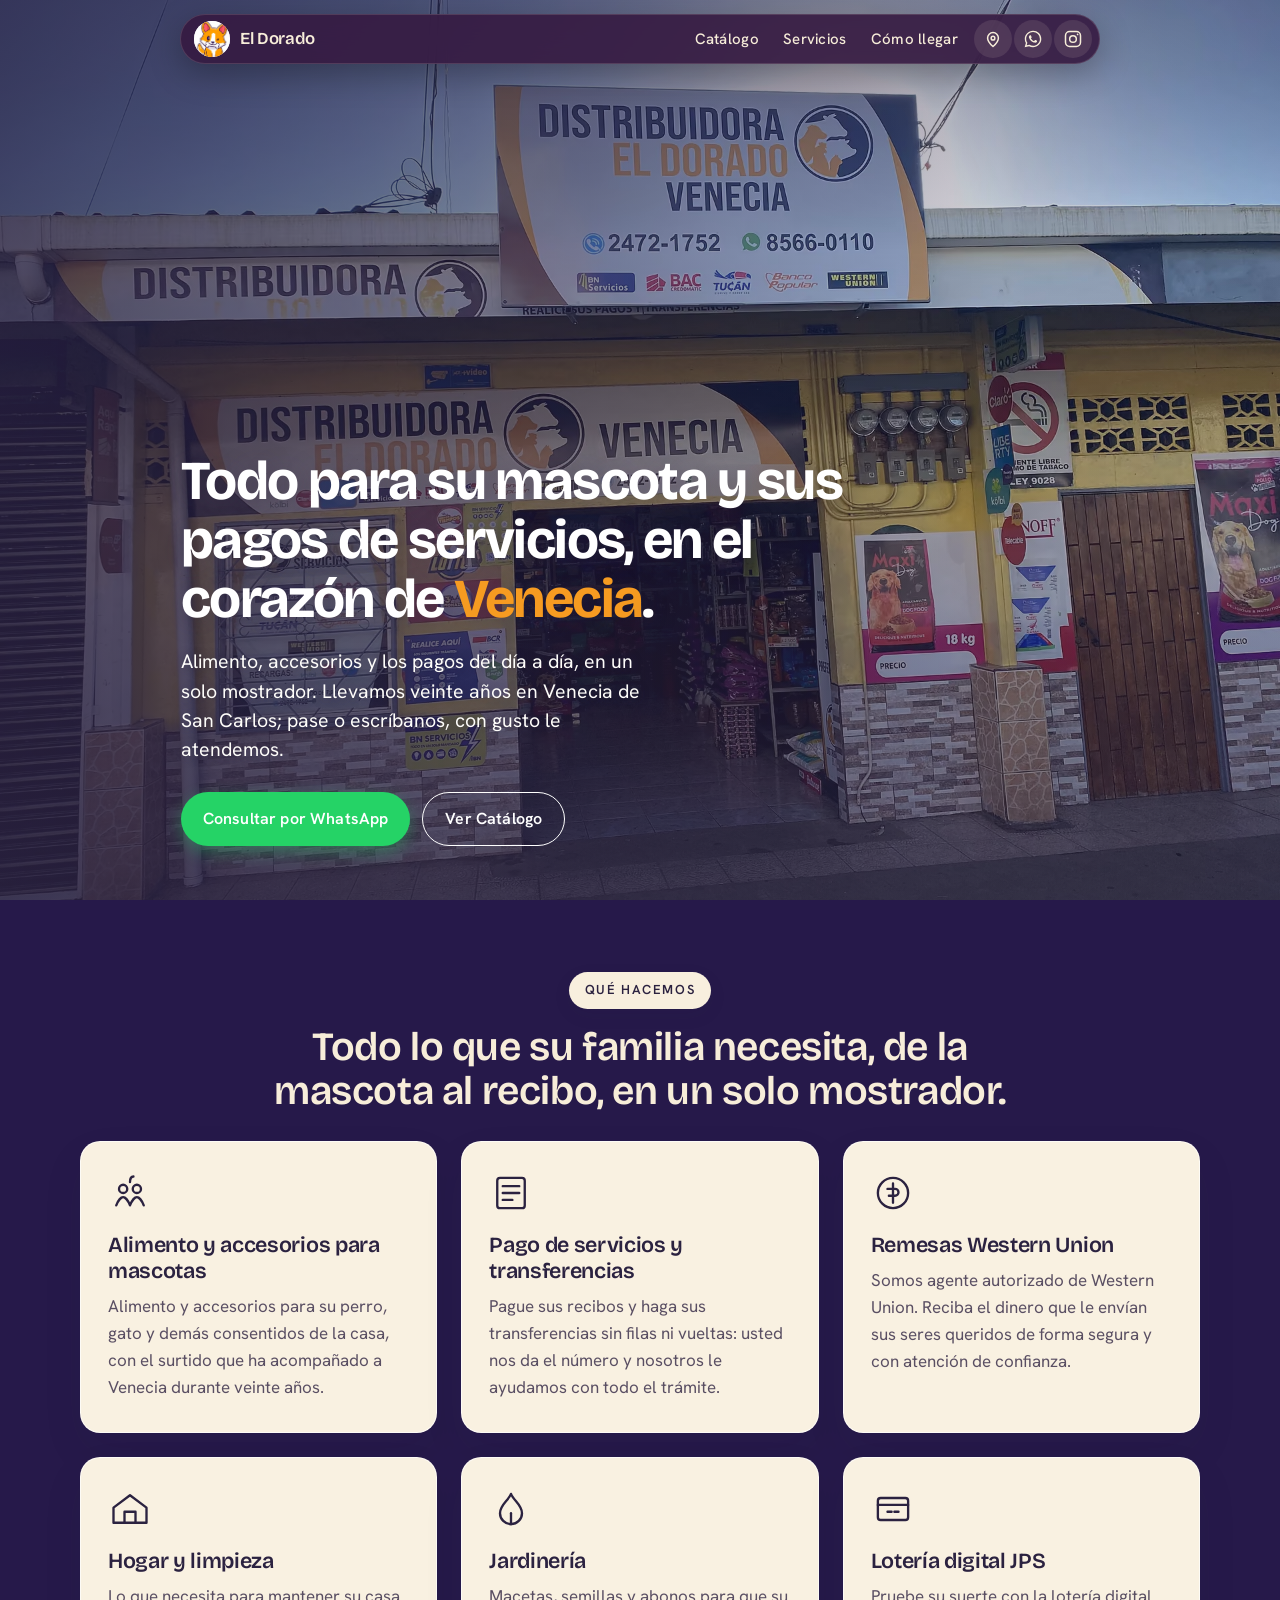
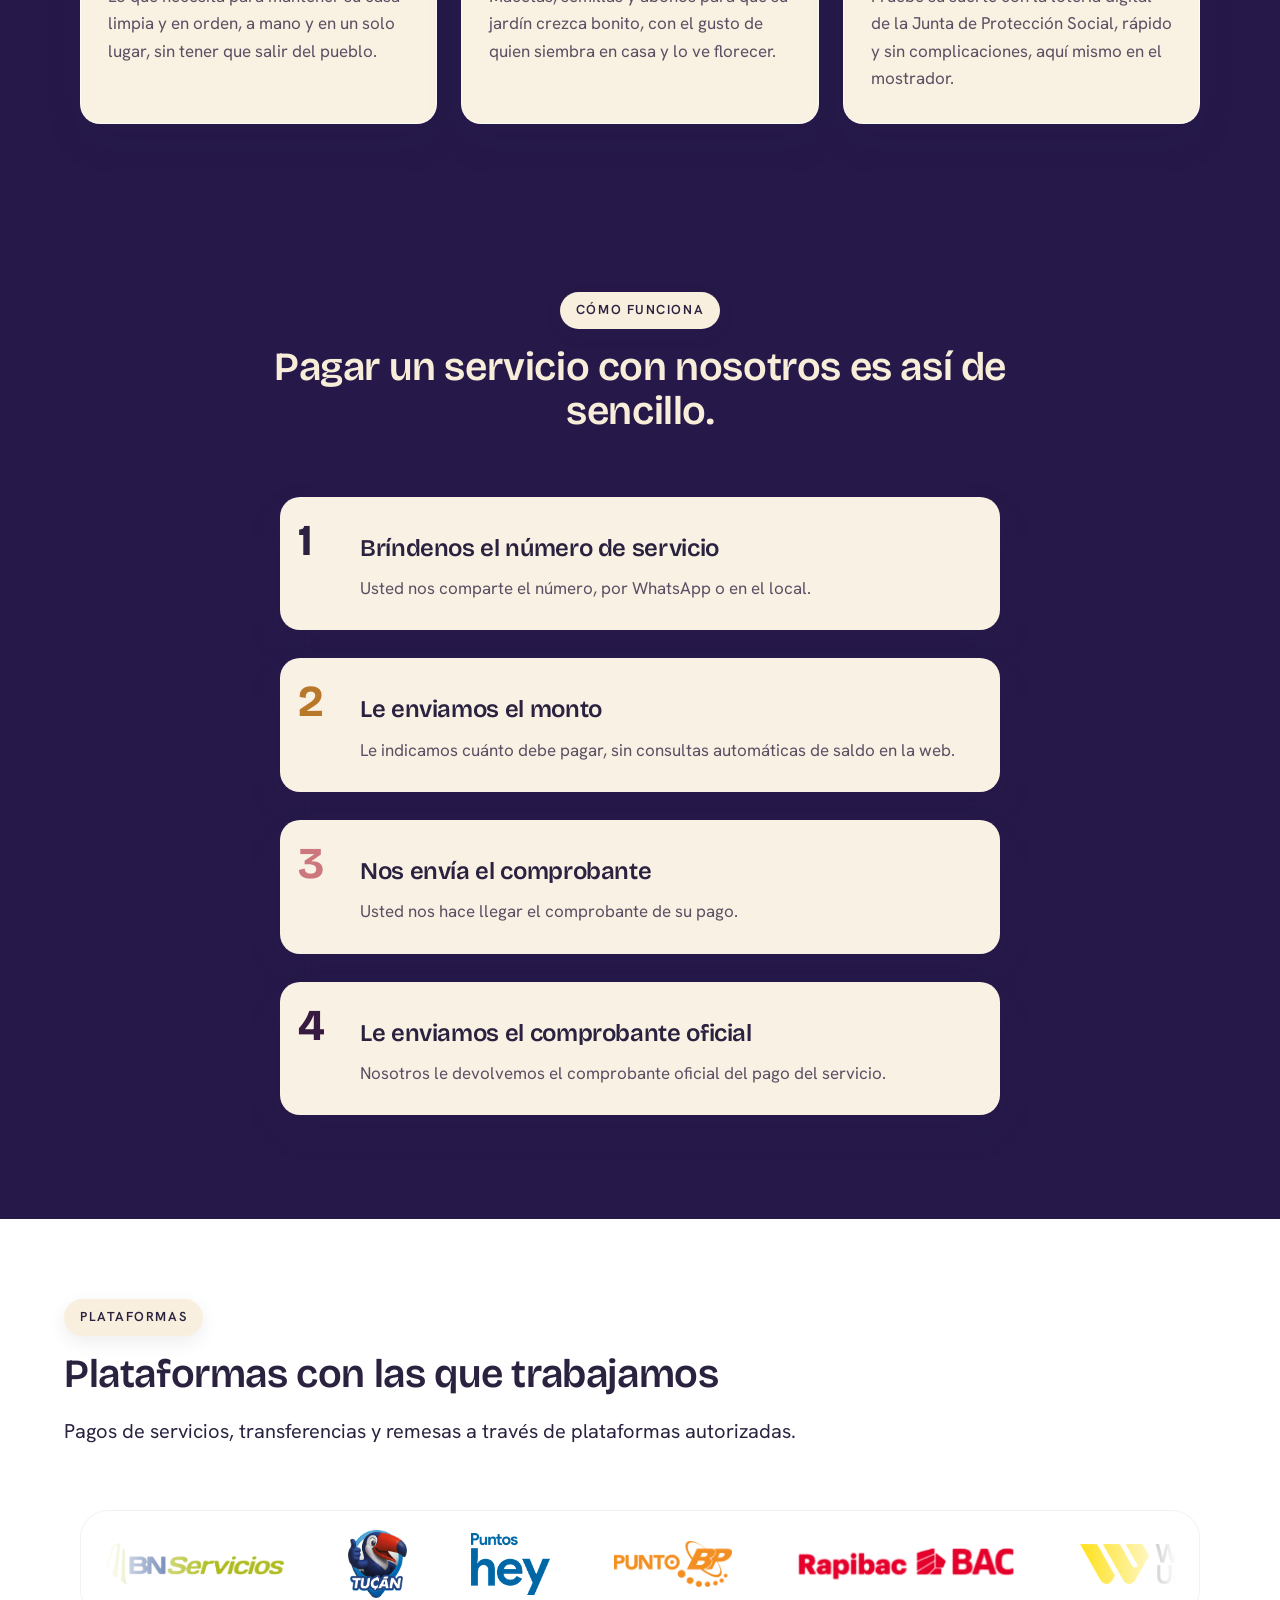
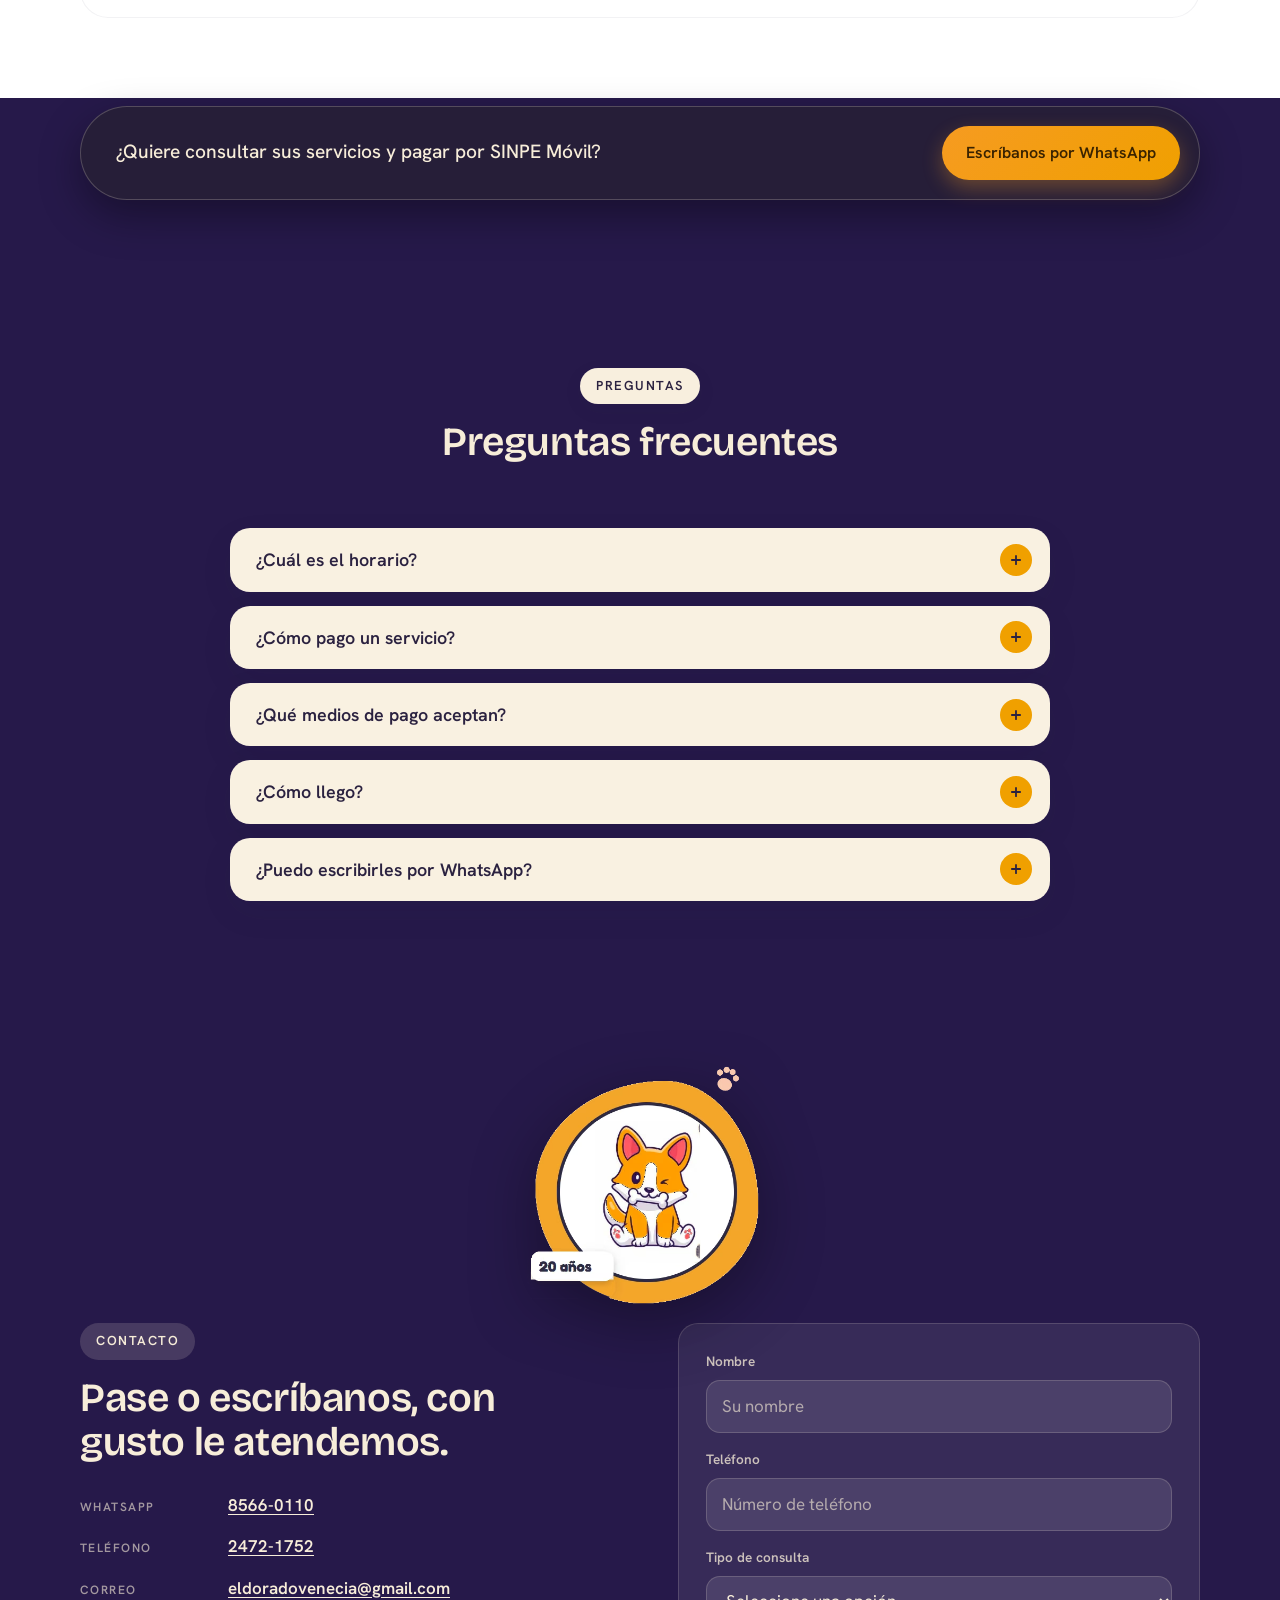
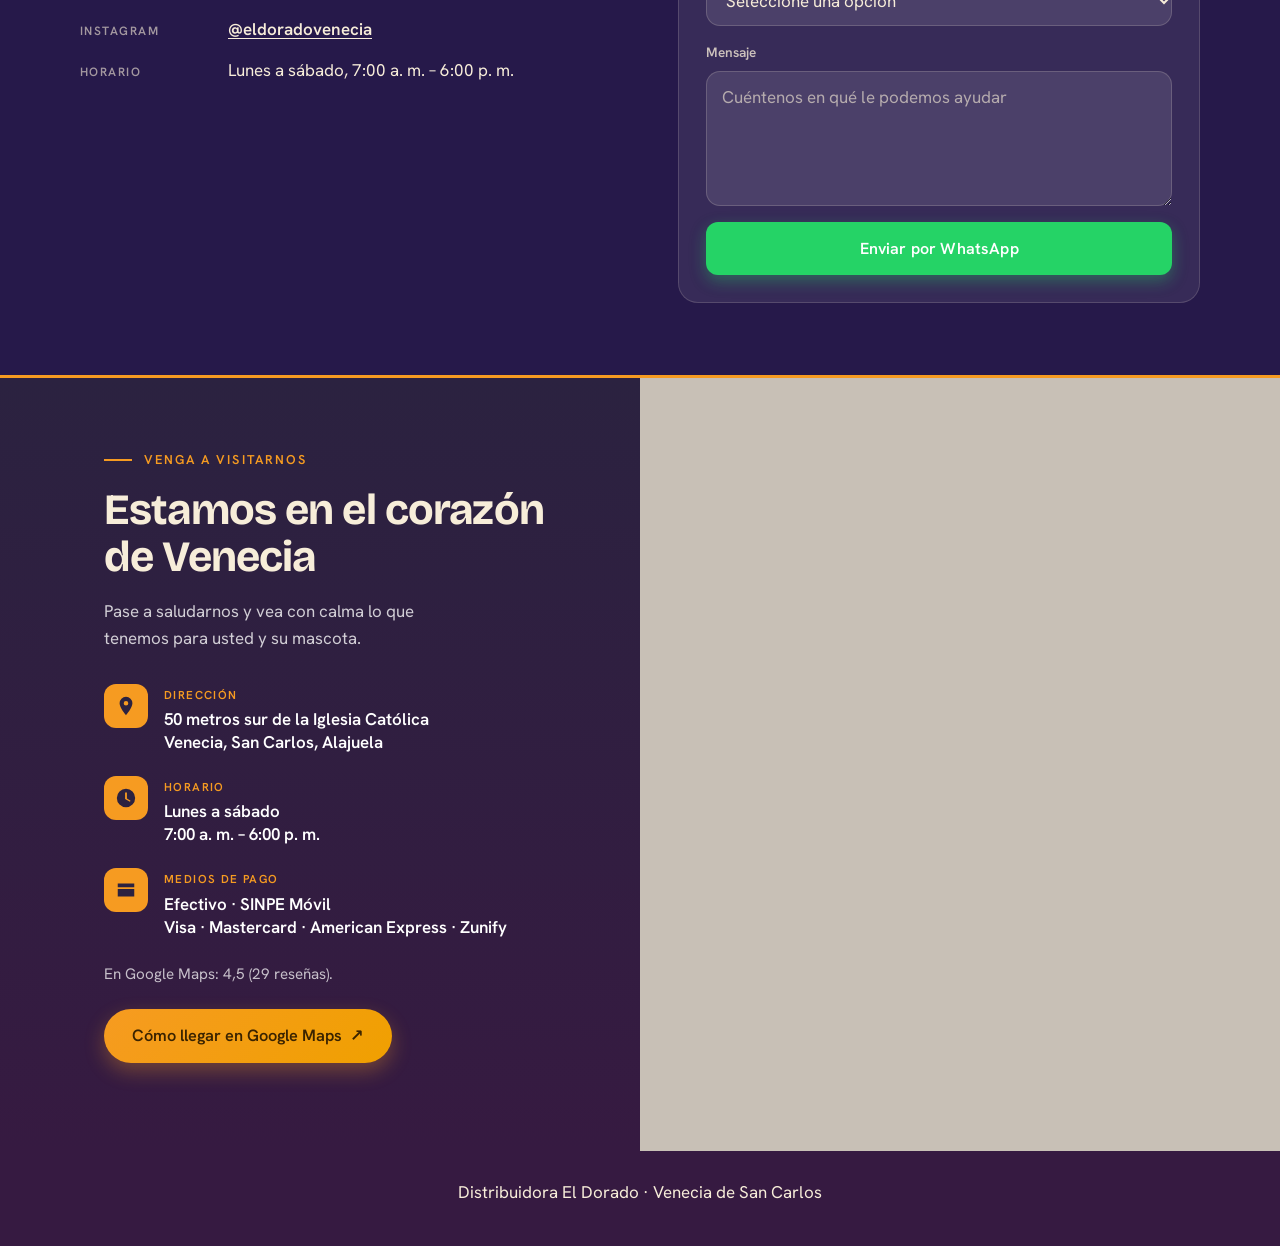
<file: index.html>
<!DOCTYPE html>
<html lang="es-CR">
<head>
  <meta charset="UTF-8" />
  <meta name="viewport" content="width=device-width, initial-scale=1, viewport-fit=cover" />
  <meta name="robots" content="noindex, nofollow" />
  <meta name="theme-color" content="#0a0f2c" />
  <title>Distribuidora El Dorado · Venecia de San Carlos</title>
  <meta name="description" content="Distribuidora El Dorado en Venecia de San Carlos: alimento y accesorios para su mascota, y también sus pagos del día a día. Pase o escríbanos; con gusto le atendemos." />
  <link rel="icon" href="assets/mascota.jpg" type="image/jpeg" />
  <link rel="preconnect" href="https://fonts.googleapis.com" />
  <link rel="preconnect" href="https://fonts.gstatic.com" crossorigin />
  <link href="https://fonts.googleapis.com/css2?family=Bricolage+Grotesque:opsz,wght@12..96,600;12..96,700&family=Hanken+Grotesk:wght@400;500;600&display=swap" rel="stylesheet" />
  <link rel="stylesheet" href="styles.css?v=20261125b" />
</head>
<body class="is-night">
  <a class="skip" href="#contenido">Saltar al contenido</a>

  <div class="sky" aria-hidden="true">
    <div class="sky-grad"></div>
    <div class="stars stars-1"></div>
    <div class="stars stars-2"></div>
    <div class="shooting"></div>
  </div>

  <header class="nav is-night" id="nav">
    <a class="nav-brand" href="#inicio">
      <img src="assets/mascota.jpg" alt="" width="36" height="36" />
      <span>El Dorado</span>
    </a>
    <nav class="nav-links" id="nav-links" aria-label="Secciones">
      <a href="catalogo/">Catálogo</a>
      <a href="#que-hacemos">Servicios</a>
      <a href="#mapa">Cómo llegar</a>
    </nav>
    <div class="nav-actions">
      <a class="nav-icon" href="https://www.google.com/maps/search/?api=1&query=Distribuidora+El+Dorado,+Venecia,+San+Carlos,+Alajuela&query_place_id=ChIJ5d8nbZtioI8RTMhAI1oS3qY" target="_blank" rel="noopener" aria-label="Cómo llegar en Google Maps, se abre en otra pestaña">
        <svg viewBox="0 0 24 24" width="20" height="20" fill="none" stroke="currentColor" stroke-width="1.8" stroke-linecap="round" stroke-linejoin="round" aria-hidden="true">
          <path d="M12 21s-6.5-5.5-6.5-10.2A6.5 6.5 0 0 1 12 4.3a6.5 6.5 0 0 1 6.5 6.5C18.5 15.5 12 21 12 21z" />
          <circle cx="12" cy="11" r="2.2" />
        </svg>
      </a>
      <a class="nav-icon" href="https://wa.me/50685660110" target="_blank" rel="noopener" aria-label="WhatsApp de El Dorado, se abre en otra pestaña">
        <svg viewBox="0 0 24 24" width="20" height="20" aria-hidden="true"><path fill="currentColor" d="M19.05 4.91A9.82 9.82 0 0 0 12.04 2C6.58 2 2.13 6.45 2.13 11.91c0 1.75.46 3.45 1.32 4.95L2 22l5.25-1.38a9.9 9.9 0 0 0 4.79 1.22h.01c5.46 0 9.91-4.45 9.91-9.91 0-2.65-1.03-5.14-2.91-7.02Zm-7.01 15.24h-.01a8.2 8.2 0 0 1-4.18-1.15l-.3-.18-3.12.82.83-3.04-.2-.31a8.2 8.2 0 0 1-1.26-4.38c0-4.54 3.7-8.24 8.25-8.24 2.2 0 4.27.86 5.82 2.42a8.18 8.18 0 0 1 2.42 5.83c0 4.55-3.7 8.25-8.25 8.25Zm4.52-6.16c-.25-.12-1.47-.72-1.7-.81-.22-.08-.39-.12-.55.12-.16.25-.63.8-.77.97-.14.16-.28.18-.53.06-.25-.12-1.05-.39-2-1.23-.74-.66-1.23-1.47-1.38-1.72-.14-.25-.02-.38.11-.51.11-.11.25-.28.37-.42.12-.14.16-.25.25-.41.08-.16.04-.31-.02-.43-.06-.12-.55-1.33-.75-1.82-.2-.48-.4-.41-.55-.42l-.47-.01c-.16 0-.43.06-.65.31-.22.25-.85.83-.85 2.02 0 1.19.87 2.34 1 2.5.12.16 1.7 2.59 4.11 3.63.57.25 1.02.4 1.37.51.58.18 1.1.16 1.52.1.46-.07 1.47-.6 1.67-1.18.21-.58.21-1.07.14-1.18-.06-.1-.23-.16-.48-.28Z"/></svg>
      </a>
      <a class="nav-icon" href="https://www.instagram.com/eldoradovenecia/" target="_blank" rel="noopener" aria-label="Instagram de El Dorado, se abre en otra pestaña">
        <svg viewBox="0 0 24 24" width="20" height="20" fill="none" stroke="currentColor" stroke-width="1.8" stroke-linecap="round" stroke-linejoin="round" aria-hidden="true">
          <rect x="3" y="3" width="18" height="18" rx="5" />
          <circle cx="12" cy="12" r="4" />
          <circle cx="17.5" cy="6.5" r="1" fill="currentColor" stroke="none" />
        </svg>
      </a>
    </div>
    <button class="nav-burger" id="nav-burger" type="button" aria-label="Abrir menú" aria-expanded="false" aria-controls="nav-links">
      <span></span><span></span>
    </button>
  </header>

  <main id="contenido">
    <section id="inicio" class="hero">
      <!-- Portada: foto provisional (los rótulos del local cambiaron).
           Para actualizarla, reemplace el trío assets/portada.{avif,webp,jpg}. -->
      <div class="hero-bg">
        <picture>
          <source srcset="assets/portada.avif" type="image/avif" />
          <source srcset="assets/portada.webp" type="image/webp" />
          <img src="assets/portada.jpg" width="1600" height="1200" alt="Fachada de Distribuidora El Dorado en Venecia de San Carlos" fetchpriority="high" decoding="async" />
        </picture>
      </div>
      <div class="hero-copy">
        <h1>Todo para su mascota y sus<br class="hero-br" /> pagos de servicios, en el<br class="hero-br" /> corazón de <span class="accent">Venecia</span>.</h1>
        <p class="hero-lead">Alimento, accesorios y los pagos del día a día, en un solo mostrador. Llevamos veinte años en Venecia de San Carlos; pase o escríbanos, con gusto le atendemos.</p>
        <div class="hero-actions">
          <a class="btn-wa" href="https://wa.me/50685660110" target="_blank" rel="noopener">Consultar por WhatsApp</a>
          <a class="btn-hero-alt" href="catalogo/">Ver Catálogo</a>
        </div>
      </div>
    </section>

    <section id="que-hacemos" class="section section--day">
      <div class="section-head">
        <p class="eyebrow">Qué hacemos</p>
        <h2>Todo lo que su familia necesita, de la mascota al recibo, en un solo mostrador.</h2>
      </div>
      <div class="cards">

        <article class="card reveal" tabindex="0">
          <div class="card-icon" aria-hidden="true">
            <svg viewBox="0 0 32 32" fill="none" stroke="currentColor" stroke-width="1.7" stroke-linecap="round" stroke-linejoin="round"><circle cx="11" cy="13" r="3"/><circle cx="21" cy="13" r="3"/><path d="M6 25c1.5-4 3.8-6 5-6s3.5 2 5 6c1.5-4 3.8-6 5-6s3.5 2 5 6"/><path d="M16 8c0-2 .8-4 2.5-4"/></svg>
          </div>
          <h3>Alimento y accesorios para mascotas</h3>
          <p>Alimento y accesorios para su perro, gato y demás consentidos de la casa, con el surtido que ha acompañado a Venecia durante veinte años.</p>
        </article>
        <article class="card reveal" tabindex="0">
          <div class="card-icon" aria-hidden="true">
            <svg viewBox="0 0 32 32" fill="none" stroke="currentColor" stroke-width="1.7" stroke-linecap="round" stroke-linejoin="round"><rect x="6" y="5" width="20" height="22" rx="2"/><path d="M10 11h12M10 16h12M10 21h7"/></svg>
          </div>
          <h3>Pago de servicios y transferencias</h3>
          <p>Pague sus recibos y haga sus transferencias sin filas ni vueltas: usted nos da el número y nosotros le ayudamos con todo el trámite.</p>
        </article>
        <article class="card reveal" tabindex="0">
          <div class="card-icon" aria-hidden="true">
            <svg viewBox="0 0 32 32" fill="none" stroke="currentColor" stroke-width="1.7" stroke-linecap="round" stroke-linejoin="round"><circle cx="16" cy="16" r="11"/><path d="M16 9v14M12 13h5.5a2.5 2.5 0 0 1 0 5H13"/></svg>
          </div>
          <h3>Remesas Western Union</h3>
          <p>Somos agente autorizado de Western Union. Reciba el dinero que le envían sus seres queridos de forma segura y con atención de confianza.</p>
        </article>
        <article class="card reveal" tabindex="0">
          <div class="card-icon" aria-hidden="true">
            <svg viewBox="0 0 32 32" fill="none" stroke="currentColor" stroke-width="1.7" stroke-linecap="round" stroke-linejoin="round"><path d="M4 15 16 6l12 9v11H4V15z"/><path d="M12 26v-8h8v8"/></svg>
          </div>
          <h3>Hogar y limpieza</h3>
          <p>Lo que necesita para mantener su casa limpia y en orden, a mano y en un solo lugar, sin tener que salir del pueblo.</p>
        </article>
        <article class="card reveal" tabindex="0">
          <div class="card-icon" aria-hidden="true">
            <svg viewBox="0 0 32 32" fill="none" stroke="currentColor" stroke-width="1.7" stroke-linecap="round" stroke-linejoin="round"><path d="M16 5c2 5 8 8 8 14a8 8 0 1 1-16 0c0-6 6-9 8-14z"/><path d="M16 19v8"/></svg>
          </div>
          <h3>Jardinería</h3>
          <p>Macetas, semillas y abonos para que su jardín crezca bonito, con el gusto de quien siembra en casa y lo ve florecer.</p>
        </article>
        <article class="card reveal" tabindex="0">
          <div class="card-icon" aria-hidden="true">
            <svg viewBox="0 0 32 32" fill="none" stroke="currentColor" stroke-width="1.7" stroke-linecap="round" stroke-linejoin="round"><rect x="5" y="8" width="22" height="16" rx="2"/><path d="M5 13h22M12 18h3M17 18h3"/></svg>
          </div>
          <h3>Lotería digital JPS</h3>
          <p>Pruebe su suerte con la lotería digital de la Junta de Protección Social, rápido y sin complicaciones, aquí mismo en el mostrador.</p>
        </article>
      </div>
    </section>

    <section id="como-funciona" class="section section--sunset">
      <div class="section-head">
        <p class="eyebrow">Cómo funciona</p>
        <h2>Pagar un servicio con nosotros es así de sencillo.</h2>
      </div>
      <ol class="steps">
        <li class="step reveal" tabindex="0">
          <span class="step-num" aria-hidden="true">1</span>
          <h3>Bríndenos el número de servicio</h3>
          <p>Usted nos comparte el número, por WhatsApp o en el local.</p>
        </li>
        <li class="step reveal" tabindex="0">
          <span class="step-num" aria-hidden="true">2</span>
          <h3>Le enviamos el monto</h3>
          <p>Le indicamos cuánto debe pagar, sin consultas automáticas de saldo en la web.</p>
        </li>
        <li class="step reveal" tabindex="0">
          <span class="step-num" aria-hidden="true">3</span>
          <h3>Nos envía el comprobante</h3>
          <p>Usted nos hace llegar el comprobante de su pago.</p>
        </li>
        <li class="step reveal" tabindex="0">
          <span class="step-num" aria-hidden="true">4</span>
          <h3>Le enviamos el comprobante oficial</h3>
          <p>Nosotros le devolvemos el comprobante oficial del pago del servicio.</p>
        </li>
      </ol>
    </section>

    <section id="plataformas" class="section section--sunset section--logos">
      <div class="section-head section-head--left">
        <p class="eyebrow">Plataformas</p>
        <h2>Plataformas con las que trabajamos</h2>
        <p class="lead">Pagos de servicios, transferencias y remesas a través de plataformas autorizadas.</p>
      </div>
      <div class="logo-band">
        <div class="marquee" data-marquee>
          <div class="marquee-track">
            <ul class="logo-list">
              <li>
                <figure class="plataforma plataforma--bn" tabindex="0">
                  <img src="assets/plataformas/bn-servicios.png" alt="BN Servicios (Banco Nacional)" width="855" height="200" loading="lazy" />
                </figure>
              </li>
              <li>
                <figure class="plataforma plataforma--tucan" tabindex="0">
                  <img src="assets/plataformas/tucan.png" alt="Tucán (BCR)" width="175" height="200" loading="lazy" />
                </figure>
              </li>
              <li>
                <figure class="plataforma plataforma--hey" tabindex="0">
                  <img src="assets/plataformas/puntos-hey.png" alt="Puntos hey" width="255" height="200" loading="lazy" />
                </figure>
              </li>
              <li>
                <figure class="plataforma plataforma--puntobp" tabindex="0">
                  <img src="assets/plataformas/punto-bp.png" alt="Punto BP (Banco Popular)" width="513" height="200" loading="lazy" />
                </figure>
              </li>
              <li>
                <figure class="plataforma plataforma--rapibac" tabindex="0">
                  <img src="assets/plataformas/rapibac.png" alt="Rapibac BAC" width="890" height="147" loading="lazy" />
                </figure>
              </li>
              <li>
                <figure class="plataforma plataforma--wu" tabindex="0">
                  <img src="assets/plataformas/western-union.png" alt="Western Union" width="856" height="200" loading="lazy" />
                </figure>
              </li>
              <li>
                <figure class="plataforma plataforma--jps" tabindex="0">
                  <img src="assets/plataformas/junta-proteccion-social.png" alt="Junta de Protección Social" width="1322" height="200" loading="lazy" />
                </figure>
              </li>
            </ul>
            <ul class="logo-list" aria-hidden="true">
              <li>
                <figure class="plataforma plataforma--bn">
                  <img src="assets/plataformas/bn-servicios.png" alt="" width="855" height="200" loading="lazy" />
                </figure>
              </li>
              <li>
                <figure class="plataforma plataforma--tucan">
                  <img src="assets/plataformas/tucan.png" alt="" width="175" height="200" loading="lazy" />
                </figure>
              </li>
              <li>
                <figure class="plataforma plataforma--hey">
                  <img src="assets/plataformas/puntos-hey.png" alt="" width="255" height="200" loading="lazy" />
                </figure>
              </li>
              <li>
                <figure class="plataforma plataforma--puntobp">
                  <img src="assets/plataformas/punto-bp.png" alt="" width="513" height="200" loading="lazy" />
                </figure>
              </li>
              <li>
                <figure class="plataforma plataforma--rapibac">
                  <img src="assets/plataformas/rapibac.png" alt="" width="890" height="147" loading="lazy" />
                </figure>
              </li>
              <li>
                <figure class="plataforma plataforma--wu">
                  <img src="assets/plataformas/western-union.png" alt="" width="856" height="200" loading="lazy" />
                </figure>
              </li>
              <li>
                <figure class="plataforma plataforma--jps">
                  <img src="assets/plataformas/junta-proteccion-social.png" alt="" width="1322" height="200" loading="lazy" />
                </figure>
              </li>
            </ul>
          </div>
        </div>
      </div>
    </section>


    <section class="cta-wrap" aria-label="Consulta de pagos por SINPE Móvil">
      <div class="cta-bar">
        <p class="cta-text">¿Quiere consultar sus servicios y pagar por SINPE Móvil?</p>
        <a class="btn-cta" href="https://wa.me/50685660110" target="_blank" rel="noopener">Escríbanos por WhatsApp</a>
      </div>
    </section>

    <section id="preguntas" class="section section--dusk">
      <div class="section-head">
        <p class="eyebrow">Preguntas</p>
        <h2>Preguntas frecuentes</h2>
      </div>
      <div class="faq">
        <details class="faq-item reveal">
          <summary>¿Cuál es el horario?</summary>
          <p>Abrimos de lunes a sábado, de 7:00 a. m. a 6:00 p. m.</p>
        </details>
        <details class="faq-item reveal">
          <summary>¿Cómo pago un servicio?</summary>
          <p>Bríndenos el número de servicio, le enviamos el monto, usted nos envía el comprobante y nosotros le enviamos el comprobante oficial.</p>
        </details>
        <details class="faq-item reveal">
          <summary>¿Qué medios de pago aceptan?</summary>
          <p>Efectivo, SINPE Móvil, Visa, Mastercard, American Express y Zunify.</p>
        </details>
        <details class="faq-item reveal">
          <summary>¿Cómo llego?</summary>
          <p>Estamos 50 metros sur de la Iglesia Católica, Venecia, San Carlos, Alajuela.</p>
        </details>
        <details class="faq-item reveal">
          <summary>¿Puedo escribirles por WhatsApp?</summary>
          <p>Claro que sí. Escríbanos al <a href="https://wa.me/50685660110">8566-0110</a> y con gusto le atendemos.</p>
        </details>
      </div>
    </section>

    <section id="contacto" class="section section--night">
      <div class="mascot-float" aria-hidden="true">
        <picture>
          <source srcset="assets/mascota-portada.avif" type="image/avif" />
          <source srcset="assets/mascota-portada.webp" type="image/webp" />
          <img src="assets/mascota-portada.png" width="490" height="510" alt="" decoding="async" />
        </picture>
      </div>

      <div class="contact-grid">

        <div class="contact-copy">
          <p class="eyebrow eyebrow--light">Contacto</p>
          <h2>Pase o escríbanos, con gusto le atendemos.</h2>
          <ul class="contact-list">
            <li><span>WhatsApp</span><a href="https://wa.me/50685660110" target="_blank" rel="noopener">8566-0110</a></li>
            <li><span>Teléfono</span><a href="tel:+50624721752">2472-1752</a></li>
            <li><span>Correo</span><a href="mailto:eldoradovenecia@gmail.com">eldoradovenecia@gmail.com</a></li>
            <li><span>Instagram</span><a href="https://www.instagram.com/eldoradovenecia/" target="_blank" rel="noopener">@eldoradovenecia</a></li>
            <li><span>Horario</span><span>Lunes a sábado, 7:00&nbsp;a.&nbsp;m. – 6:00&nbsp;p.&nbsp;m.</span></li>
          </ul>
        </div>

        <form class="form" id="contact-form" novalidate>
          <label>
            <span>Nombre</span>
            <input name="nombre" type="text" autocomplete="name" required maxlength="80" placeholder="Su nombre" />
          </label>
          <label>
            <span>Teléfono</span>
            <input name="telefono" type="tel" autocomplete="tel" inputmode="tel" required maxlength="20" placeholder="Número de teléfono" />
          </label>
          <label>
            <span>Tipo de consulta</span>
            <select name="tipo" required>
              <option value="">Seleccione una opción</option>
              <option>Alimento y accesorios para mascotas</option>
              <option>Pago de servicios y transferencias</option>
              <option>Remesas Western Union</option>
              <option>Hogar y limpieza</option>
              <option>Jardinería</option>
              <option>Lotería digital JPS</option>
              <option>Otra consulta</option>
            </select>
          </label>
          <label>
            <span>Mensaje</span>
            <textarea name="mensaje" rows="4" required maxlength="500" placeholder="Cuéntenos en qué le podemos ayudar"></textarea>
          </label>
          <p class="form-error" id="form-error" role="alert" hidden></p>
          <button type="submit" class="btn-wa btn-wa--full">Enviar por WhatsApp</button>
        </form>
      </div>

    </section>

    <section class="visit" id="mapa" aria-labelledby="visit-title">
      <div class="visit-grid">
        <div class="visit-info">
          <p class="visit-eyebrow"><span class="visit-eyebrow-line" aria-hidden="true"></span>Venga a visitarnos</p>
          <h2 id="visit-title" class="visit-title">Estamos en el corazón de Venecia</h2>
          <p class="visit-lead">Pase a saludarnos y vea con calma lo que tenemos para usted y su mascota.</p>
          <ul class="visit-facts">
            <li>
              <span class="visit-icon" aria-hidden="true">
                <svg viewBox="0 0 24 24"><path d="M12 2a7 7 0 00-7 7c0 5 7 13 7 13s7-8 7-13a7 7 0 00-7-7zm0 9.5A2.5 2.5 0 1112 6.5a2.5 2.5 0 010 5z"/></svg>
              </span>
              <div>
                <p class="visit-label">Dirección</p>
                <p class="visit-value">50 metros sur de la Iglesia Católica<br />Venecia, San Carlos, Alajuela</p>
              </div>
            </li>
            <li>
              <span class="visit-icon" aria-hidden="true">
                <svg viewBox="0 0 24 24"><path d="M12 2a10 10 0 100 20 10 10 0 000-20zm1 10.6l4 2.3-.75 1.3L11 13V6h2z"/></svg>
              </span>
              <div>
                <p class="visit-label">Horario</p>
                <p class="visit-value">Lunes a sábado<br />7:00 a. m. – 6:00 p. m.</p>
              </div>
            </li>
            <li>
              <span class="visit-icon" aria-hidden="true">
                <svg viewBox="0 0 24 24"><path d="M3 5h18v4H3zM3 11h18v8H3z"/></svg>
              </span>
              <div>
                <p class="visit-label">Medios de pago</p>
                <p class="visit-value">Efectivo · SINPE Móvil<br />Visa · Mastercard · American Express · Zunify</p>
              </div>
            </li>
          </ul>
          <p class="visit-rating">En Google Maps: 4,5 (29 reseñas).</p>
          <a class="btn-maps" href="https://www.google.com/maps/search/?api=1&query=Distribuidora+El+Dorado,+Venecia,+San+Carlos,+Alajuela&query_place_id=ChIJ5d8nbZtioI8RTMhAI1oS3qY" target="_blank" rel="noopener">Cómo llegar en Google Maps <span aria-hidden="true">↗</span></a>
        </div>
        <div class="visit-map">
          <iframe
            class="map-frame"
            src="https://www.google.com/maps?q=Distribuidora+El+Dorado,+Venecia,+San+Carlos,+Alajuela&output=embed"
            title="Ubicación de Distribuidora El Dorado en Venecia de San Carlos"
            loading="lazy"
            referrerpolicy="no-referrer-when-downgrade"
            allowfullscreen></iframe>
        </div>
      </div>
    </section>
  </main>

  <footer class="footer">
    <p>Distribuidora El Dorado · Venecia de San Carlos</p>
  </footer>

  <script src="script.js"></script>
  <script src="cielo.js"></script>
</body>
</html>
</file>
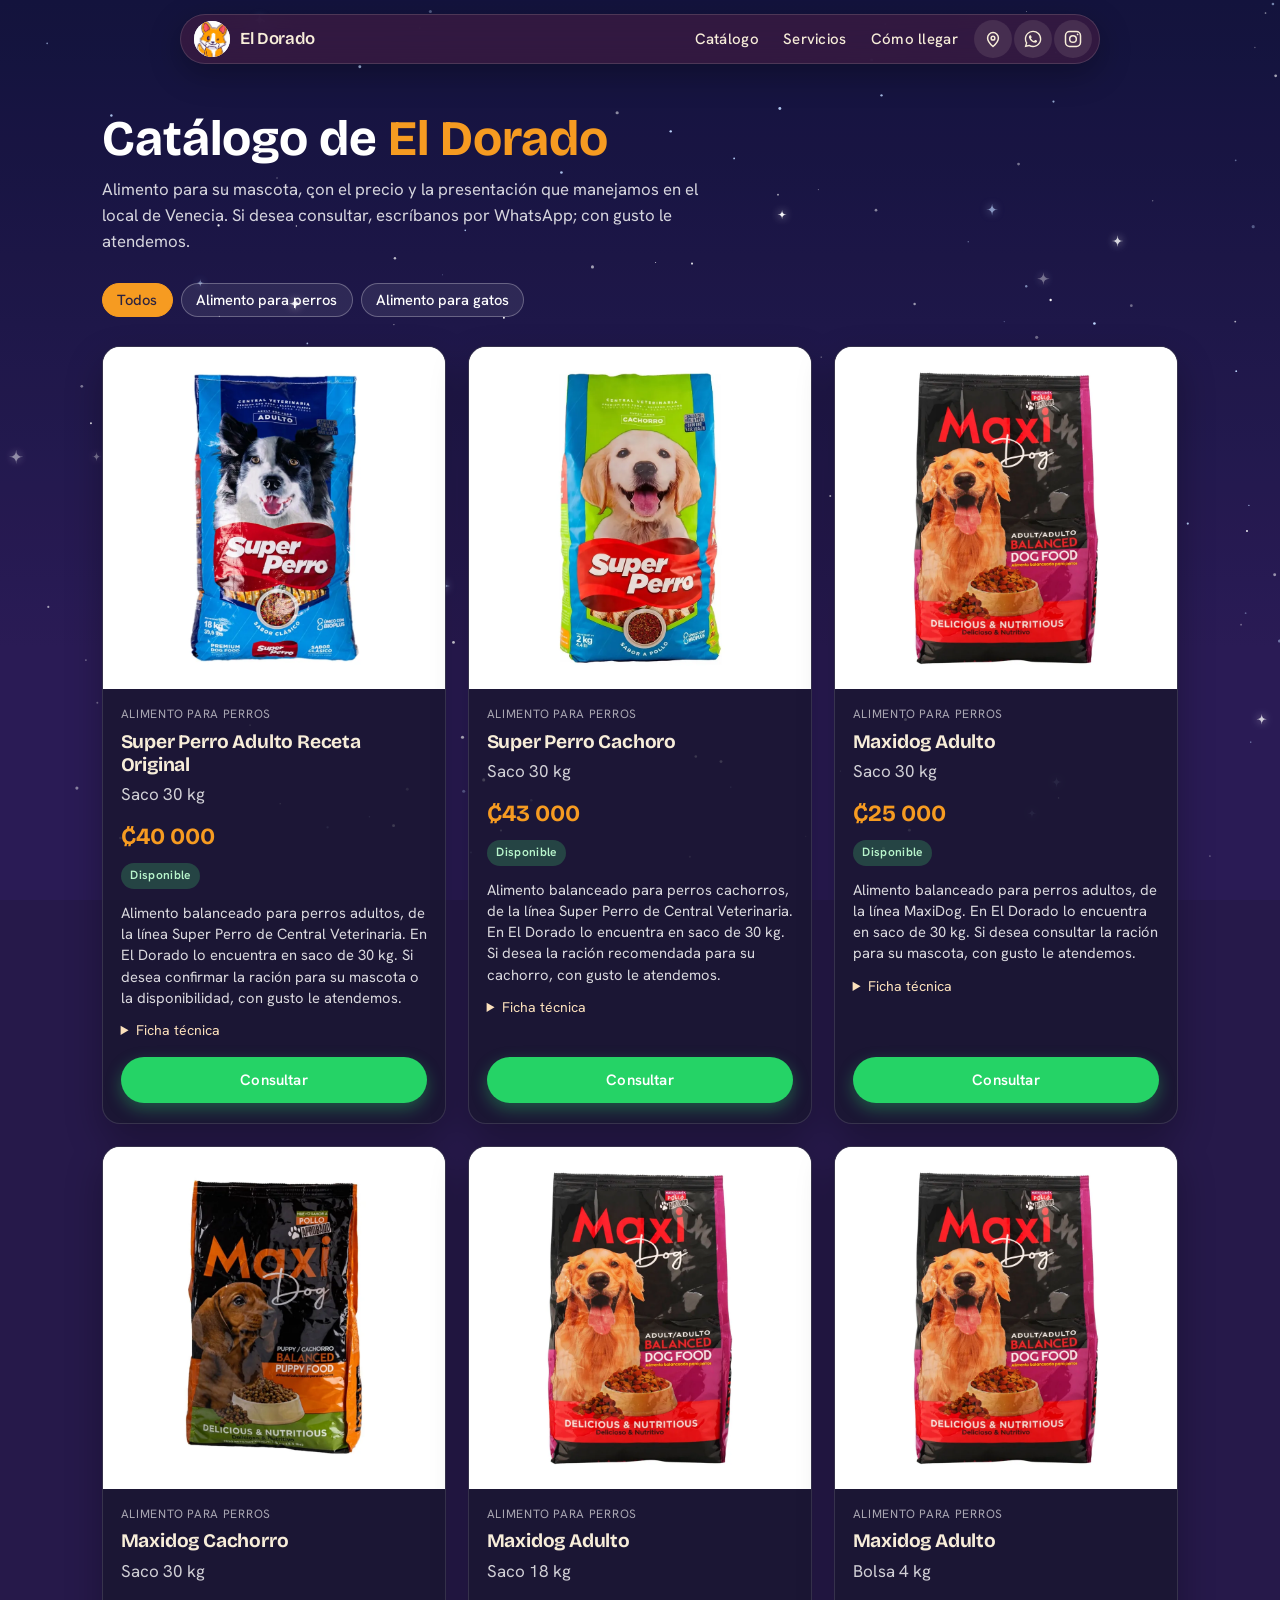
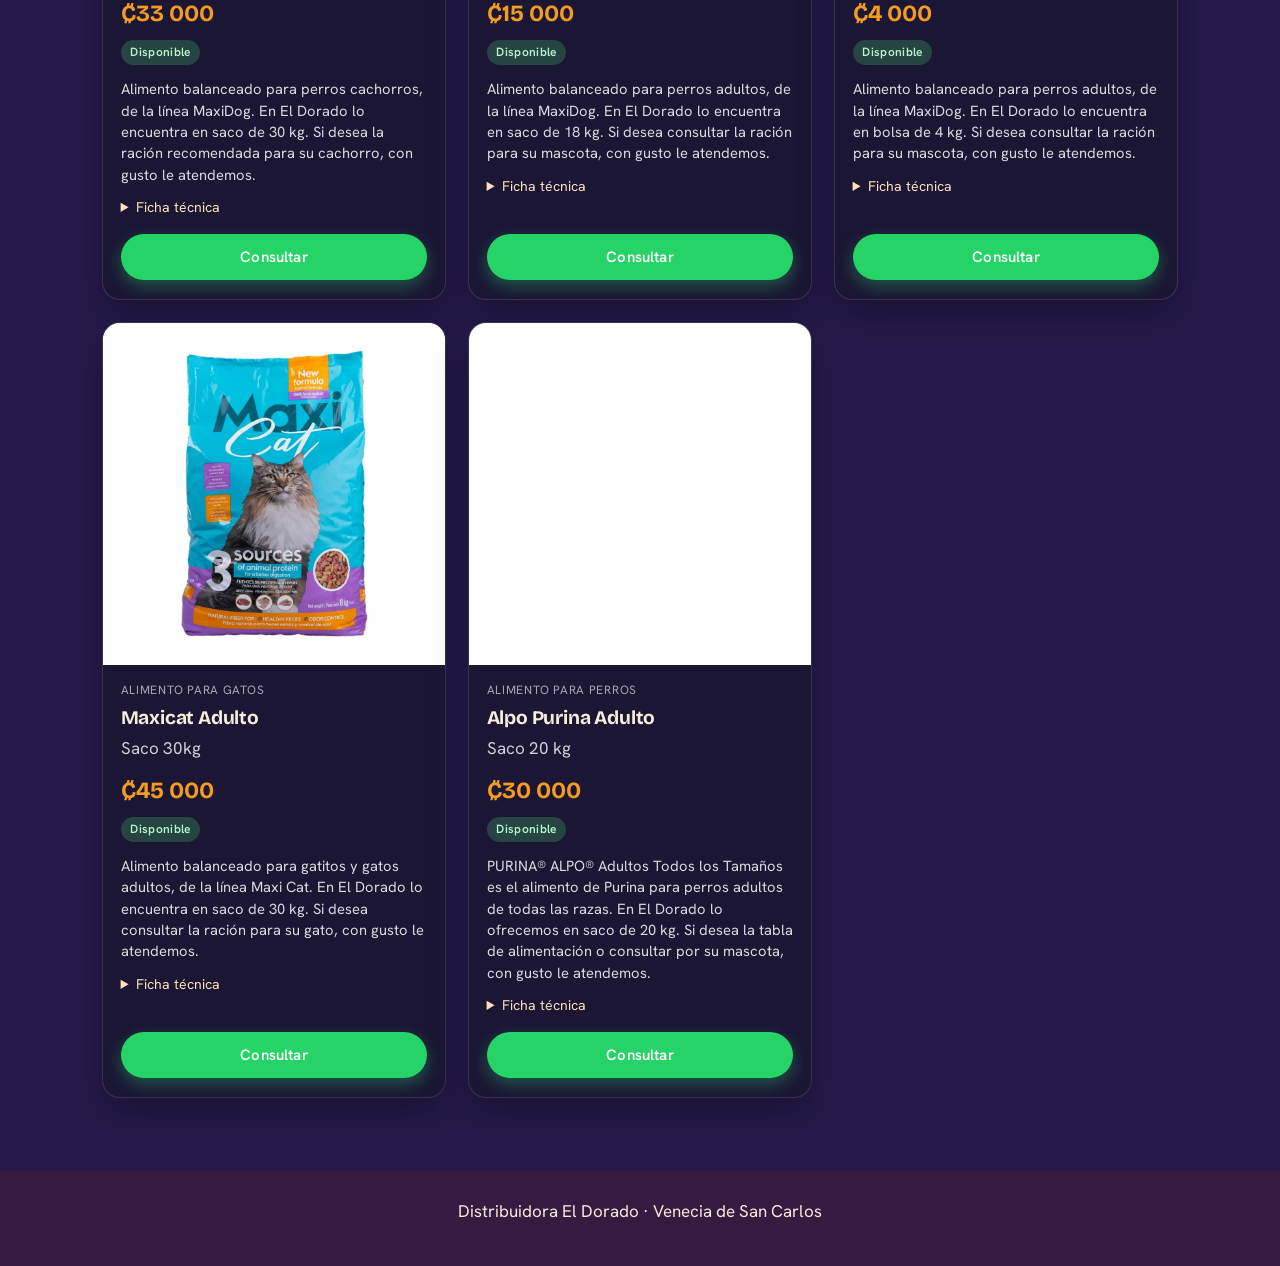
<file: catalogo/index.html>
<!DOCTYPE html>
<html lang="es-CR">
<head>
  <meta charset="UTF-8" />
  <meta name="viewport" content="width=device-width, initial-scale=1, viewport-fit=cover" />
  <meta name="robots" content="noindex, nofollow" />
  <meta name="theme-color" content="#0a0f2c" />
  <title>Catálogo · Distribuidora El Dorado · Venecia de San Carlos</title>
  <meta name="description" content="Catálogo de alimento para mascotas en Distribuidora El Dorado, Venecia de San Carlos. Consulte precios y presentaciones, o escríbanos por WhatsApp." />
  <link rel="icon" href="../assets/mascota.jpg" type="image/jpeg" />
  <link rel="preconnect" href="https://fonts.googleapis.com" />
  <link rel="preconnect" href="https://fonts.gstatic.com" crossorigin />
  <link href="https://fonts.googleapis.com/css2?family=Bricolage+Grotesque:opsz,wght@12..96,600;12..96,700&family=Hanken+Grotesk:wght@400;500;600&display=swap" rel="stylesheet" />
  <link rel="stylesheet" href="../styles.css?v=20261125b" />
  <link rel="stylesheet" href="catalogo.css" />
</head>
<body class="is-night">
  <a class="skip" href="#contenido">Saltar al contenido</a>

  <div class="sky" aria-hidden="true">
    <div class="sky-grad"></div>
    <div class="stars stars-1"></div>
    <div class="stars stars-2"></div>
    <div class="shooting"></div>
  </div>

  <header class="nav is-night" id="nav">
    <a class="nav-brand" href="../">
      <img src="../assets/mascota.jpg" alt="" width="36" height="36" />
      <span>El Dorado</span>
    </a>
    <nav class="nav-links" id="nav-links" aria-label="Secciones">
      <a href="index.html" aria-current="page">Catálogo</a>
      <a href="../#que-hacemos">Servicios</a>
      <a href="../#mapa">Cómo llegar</a>
    </nav>
    <div class="nav-actions">
      <a class="nav-icon" href="https://www.google.com/maps/search/?api=1&query=Distribuidora+El+Dorado,+Venecia,+San+Carlos,+Alajuela&query_place_id=ChIJ5d8nbZtioI8RTMhAI1oS3qY" target="_blank" rel="noopener" aria-label="Cómo llegar en Google Maps, se abre en otra pestaña">
        <svg viewBox="0 0 24 24" width="20" height="20" fill="none" stroke="currentColor" stroke-width="1.8" stroke-linecap="round" stroke-linejoin="round" aria-hidden="true">
          <path d="M12 21s-6.5-5.5-6.5-10.2A6.5 6.5 0 0 1 12 4.3a6.5 6.5 0 0 1 6.5 6.5C18.5 15.5 12 21 12 21z" />
          <circle cx="12" cy="11" r="2.2" />
        </svg>
      </a>
      <a class="nav-icon" href="https://wa.me/50685660110" target="_blank" rel="noopener" aria-label="WhatsApp de El Dorado, se abre en otra pestaña">
        <svg viewBox="0 0 24 24" width="20" height="20" aria-hidden="true"><path fill="currentColor" d="M19.05 4.91A9.82 9.82 0 0 0 12.04 2C6.58 2 2.13 6.45 2.13 11.91c0 1.75.46 3.45 1.32 4.95L2 22l5.25-1.38a9.9 9.9 0 0 0 4.79 1.22h.01c5.46 0 9.91-4.45 9.91-9.91 0-2.65-1.03-5.14-2.91-7.02Zm-7.01 15.24h-.01a8.2 8.2 0 0 1-4.18-1.15l-.3-.18-3.12.82.83-3.04-.2-.31a8.2 8.2 0 0 1-1.26-4.38c0-4.54 3.7-8.24 8.25-8.24 2.2 0 4.27.86 5.82 2.42a8.18 8.18 0 0 1 2.42 5.83c0 4.55-3.7 8.25-8.25 8.25Zm4.52-6.16c-.25-.12-1.47-.72-1.7-.81-.22-.08-.39-.12-.55.12-.16.25-.63.8-.77.97-.14.16-.28.18-.53.06-.25-.12-1.05-.39-2-1.23-.74-.66-1.23-1.47-1.38-1.72-.14-.25-.02-.38.11-.51.11-.11.25-.28.37-.42.12-.14.16-.25.25-.41.08-.16.04-.31-.02-.43-.06-.12-.55-1.33-.75-1.82-.2-.48-.4-.41-.55-.42l-.47-.01c-.16 0-.43.06-.65.31-.22.25-.85.83-.85 2.02 0 1.19.87 2.34 1 2.5.12.16 1.7 2.59 4.11 3.63.57.25 1.02.4 1.37.51.58.18 1.1.16 1.52.1.46-.07 1.47-.6 1.67-1.18.21-.58.21-1.07.14-1.18-.06-.1-.23-.16-.48-.28Z"/></svg>
      </a>
      <a class="nav-icon" href="https://www.instagram.com/eldoradovenecia/" target="_blank" rel="noopener" aria-label="Instagram de El Dorado, se abre en otra pestaña">
        <svg viewBox="0 0 24 24" width="20" height="20" fill="none" stroke="currentColor" stroke-width="1.8" stroke-linecap="round" stroke-linejoin="round" aria-hidden="true">
          <rect x="3" y="3" width="18" height="18" rx="5" />
          <circle cx="12" cy="12" r="4" />
          <circle cx="17.5" cy="6.5" r="1" fill="currentColor" stroke="none" />
        </svg>
      </a>
    </div>
    <button class="nav-burger" id="nav-burger" type="button" aria-label="Abrir menú" aria-expanded="false" aria-controls="nav-links">
      <span></span><span></span>
    </button>
  </header>

  <main id="contenido">
    <section class="catalog" id="catalogo">
      <div class="catalog-head">
        <h1>Catálogo de <span class="accent">El Dorado</span></h1>
        <p class="catalog-lead">Alimento para su mascota, con el precio y la presentación que manejamos en el local de Venecia. Si desea consultar, escríbanos por WhatsApp; con gusto le atendemos.</p>
      </div>
      <div class="catalog-filters" role="group" aria-label="Filtrar por categoría">
        <button type="button" class="chip is-active" data-filter="todos" aria-pressed="true">Todos</button> <button type="button" class="chip" data-filter="Alimento para perros" aria-pressed="false">Alimento para perros</button> <button type="button" class="chip" data-filter="Alimento para gatos" aria-pressed="false">Alimento para gatos</button>
      </div>
      <div class="catalog-grid">
    <article class="product-card reveal" data-categoria="Alimento para perros">
      <div class="product-photo">
        <picture>
          <source srcset="../assets/catalogo/super-perro-adulto.webp" type="image/webp" />
          <img src="../assets/catalogo/super-perro-adulto.jpg" alt="Super Perro Adulto Receta Original — Saco 30 kg" loading="lazy" decoding="async" />
        </picture>
      </div>
      <div class="product-body">
        <p class="product-cat">Alimento para perros</p>
        <h2>Super Perro Adulto Receta Original</h2>
        <p class="product-pres">Saco 30 kg</p>
        <p class="product-price">₡40 000</p>
        <span class="badge badge-disponible">Disponible</span>
        <p class="product-desc">Alimento balanceado para perros adultos, de la línea Super Perro de Central Veterinaria. En El Dorado lo encuentra en saco de 30 kg. Si desea confirmar la ración para su mascota o la disponibilidad, con gusto le atendemos.</p>
        <details class="product-ficha">
          <summary>Ficha técnica</summary>
          <p>Alimento balanceado para perro adulto (catálogo oficial Grupo Coris / Central Veterinaria, línea Super Perro).
Presentaciones oficiales: 2 kg, 5 kg, 10 kg, saco 18 kg y saco 30 kg.
Código del saco 30 kg: interno 01-01-0009, barras 7441007800751.
Ingredientes y análisis garantizado: no publicados en el catálogo oficial de Grupo Coris.</p>
        </details>
        <a class="btn-wa" href="https://wa.me/50685660110?text=Hola%2C%20quisiera%20consultar%20por%20Super%20Perro%20Adulto%20Receta%20Original%20%28Saco%2030%20kg%29." target="_blank" rel="noopener">Consultar</a>
      </div>
    </article>
    <article class="product-card reveal" data-categoria="Alimento para perros">
      <div class="product-photo">
        <picture>
          <source srcset="../assets/catalogo/super-perro-cachorro.webp" type="image/webp" />
          <img src="../assets/catalogo/super-perro-cachorro.jpg" alt="Super Perro Cachoro — Saco 30 kg" loading="lazy" decoding="async" />
        </picture>
      </div>
      <div class="product-body">
        <p class="product-cat">Alimento para perros</p>
        <h2>Super Perro Cachoro</h2>
        <p class="product-pres">Saco 30 kg</p>
        <p class="product-price">₡43 000</p>
        <span class="badge badge-disponible">Disponible</span>
        <p class="product-desc">Alimento balanceado para perros cachorros, de la línea Super Perro de Central Veterinaria. En El Dorado lo encuentra en saco de 30 kg. Si desea la ración recomendada para su cachorro, con gusto le atendemos.</p>
        <details class="product-ficha">
          <summary>Ficha técnica</summary>
          <p>Alimento balanceado para perro cachorro (catálogo oficial Grupo Coris / Central Veterinaria, línea Super Perro).
Presentaciones oficiales: 1 kg, 2 kg, 5 kg y saco 30 kg.
Código del saco 30 kg: interno 01-01-0014, barras 7441007800782.
Ingredientes y análisis garantizado: no publicados en el catálogo oficial de Grupo Coris.</p>
        </details>
        <a class="btn-wa" href="https://wa.me/50685660110?text=Hola%2C%20quisiera%20consultar%20por%20Super%20Perro%20Cachoro%20%28Saco%2030%20kg%29." target="_blank" rel="noopener">Consultar</a>
      </div>
    </article>
    <article class="product-card reveal" data-categoria="Alimento para perros">
      <div class="product-photo">
        <picture>
          <source srcset="../assets/catalogo/maxidog-adulto.webp" type="image/webp" />
          <img src="../assets/catalogo/maxidog-adulto.jpg" alt="Maxidog Adulto — Saco 30 kg" loading="lazy" decoding="async" />
        </picture>
      </div>
      <div class="product-body">
        <p class="product-cat">Alimento para perros</p>
        <h2>Maxidog Adulto</h2>
        <p class="product-pres">Saco 30 kg</p>
        <p class="product-price">₡25 000</p>
        <span class="badge badge-disponible">Disponible</span>
        <p class="product-desc">Alimento balanceado para perros adultos, de la línea MaxiDog. En El Dorado lo encuentra en saco de 30 kg. Si desea consultar la ración para su mascota, con gusto le atendemos.</p>
        <details class="product-ficha">
          <summary>Ficha técnica</summary>
          <p>Alimento balanceado para perro adulto (catálogo oficial Grupo Coris, línea MaxiDog).
Presentaciones oficiales: 900 g, 1,5 kg, 4 kg, saco 18 kg y saco 30 kg.
Códigos: bolsa 4 kg 01-01-0051 / 7441007801369; saco 18 kg 01-01-0191 / 7441007801437; saco 30 kg 01-01-0049 / 7441007801345.
Ingredientes y análisis garantizado: no publicados en el catálogo oficial de Grupo Coris.</p>
        </details>
        <a class="btn-wa" href="https://wa.me/50685660110?text=Hola%2C%20quisiera%20consultar%20por%20Maxidog%20Adulto%20%28Saco%2030%20kg%29." target="_blank" rel="noopener">Consultar</a>
      </div>
    </article>
    <article class="product-card reveal" data-categoria="Alimento para perros">
      <div class="product-photo">
        <picture>
          <source srcset="../assets/catalogo/maxidog-cachorro.webp" type="image/webp" />
          <img src="../assets/catalogo/maxidog-cachorro.jpg" alt="Maxidog Cachorro — Saco 30 kg" loading="lazy" decoding="async" />
        </picture>
      </div>
      <div class="product-body">
        <p class="product-cat">Alimento para perros</p>
        <h2>Maxidog Cachorro</h2>
        <p class="product-pres">Saco 30 kg</p>
        <p class="product-price">₡33 000</p>
        <span class="badge badge-disponible">Disponible</span>
        <p class="product-desc">Alimento balanceado para perros cachorros, de la línea MaxiDog. En El Dorado lo encuentra en saco de 30 kg. Si desea la ración recomendada para su cachorro, con gusto le atendemos.</p>
        <details class="product-ficha">
          <summary>Ficha técnica</summary>
          <p>Alimento balanceado para perro cachorro (catálogo oficial Grupo Coris, línea MaxiDog).
Presentaciones oficiales: 1,5 kg, 4 kg y saco 30 kg (el catálogo no lista un saco de 18 kg para cachorro).
Código del saco 30 kg: interno 01-01-0167, barras 7441007801406.
Ingredientes y análisis garantizado: no publicados en el catálogo oficial de Grupo Coris.</p>
        </details>
        <a class="btn-wa" href="https://wa.me/50685660110?text=Hola%2C%20quisiera%20consultar%20por%20Maxidog%20Cachorro%20%28Saco%2030%20kg%29." target="_blank" rel="noopener">Consultar</a>
      </div>
    </article>
    <article class="product-card reveal" data-categoria="Alimento para perros">
      <div class="product-photo">
        <picture>
          <source srcset="../assets/catalogo/maxidog-adulto.webp" type="image/webp" />
          <img src="../assets/catalogo/maxidog-adulto.jpg" alt="Maxidog Adulto — Saco 18 kg" loading="lazy" decoding="async" />
        </picture>
      </div>
      <div class="product-body">
        <p class="product-cat">Alimento para perros</p>
        <h2>Maxidog Adulto</h2>
        <p class="product-pres">Saco 18 kg</p>
        <p class="product-price">₡15 000</p>
        <span class="badge badge-disponible">Disponible</span>
        <p class="product-desc">Alimento balanceado para perros adultos, de la línea MaxiDog. En El Dorado lo encuentra en saco de 18 kg. Si desea consultar la ración para su mascota, con gusto le atendemos.</p>
        <details class="product-ficha">
          <summary>Ficha técnica</summary>
          <p>Alimento balanceado para perro adulto (catálogo oficial Grupo Coris, línea MaxiDog).
Presentaciones oficiales: 900 g, 1,5 kg, 4 kg, saco 18 kg y saco 30 kg.
Códigos: bolsa 4 kg 01-01-0051 / 7441007801369; saco 18 kg 01-01-0191 / 7441007801437; saco 30 kg 01-01-0049 / 7441007801345.
Ingredientes y análisis garantizado: no publicados en el catálogo oficial de Grupo Coris.</p>
        </details>
        <a class="btn-wa" href="https://wa.me/50685660110?text=Hola%2C%20quisiera%20consultar%20por%20Maxidog%20Adulto%20%28Saco%2018%20kg%29." target="_blank" rel="noopener">Consultar</a>
      </div>
    </article>
    <article class="product-card reveal" data-categoria="Alimento para perros">
      <div class="product-photo">
        <picture>
          <source srcset="../assets/catalogo/maxidog-adulto.webp" type="image/webp" />
          <img src="../assets/catalogo/maxidog-adulto.jpg" alt="Maxidog Adulto — Bolsa 4 kg" loading="lazy" decoding="async" />
        </picture>
      </div>
      <div class="product-body">
        <p class="product-cat">Alimento para perros</p>
        <h2>Maxidog Adulto</h2>
        <p class="product-pres">Bolsa 4 kg</p>
        <p class="product-price">₡4 000</p>
        <span class="badge badge-disponible">Disponible</span>
        <p class="product-desc">Alimento balanceado para perros adultos, de la línea MaxiDog. En El Dorado lo encuentra en bolsa de 4 kg. Si desea consultar la ración para su mascota, con gusto le atendemos.</p>
        <details class="product-ficha">
          <summary>Ficha técnica</summary>
          <p>Alimento balanceado para perro adulto (catálogo oficial Grupo Coris, línea MaxiDog).
Presentaciones oficiales: 900 g, 1,5 kg, 4 kg, saco 18 kg y saco 30 kg.
Códigos: bolsa 4 kg 01-01-0051 / 7441007801369; saco 18 kg 01-01-0191 / 7441007801437; saco 30 kg 01-01-0049 / 7441007801345.
Ingredientes y análisis garantizado: no publicados en el catálogo oficial de Grupo Coris.</p>
        </details>
        <a class="btn-wa" href="https://wa.me/50685660110?text=Hola%2C%20quisiera%20consultar%20por%20Maxidog%20Adulto%20%28Bolsa%204%20kg%29." target="_blank" rel="noopener">Consultar</a>
      </div>
    </article>
    <article class="product-card reveal" data-categoria="Alimento para gatos">
      <div class="product-photo">
        <picture>
          <source srcset="../assets/catalogo/maxicat.webp" type="image/webp" />
          <img src="../assets/catalogo/maxicat.jpg" alt="Maxicat Adulto — Saco 30kg" loading="lazy" decoding="async" />
        </picture>
      </div>
      <div class="product-body">
        <p class="product-cat">Alimento para gatos</p>
        <h2>Maxicat Adulto</h2>
        <p class="product-pres">Saco 30kg</p>
        <p class="product-price">₡45 000</p>
        <span class="badge badge-disponible">Disponible</span>
        <p class="product-desc">Alimento balanceado para gatitos y gatos adultos, de la línea Maxi Cat. En El Dorado lo encuentra en saco de 30 kg. Si desea consultar la ración para su gato, con gusto le atendemos.</p>
        <details class="product-ficha">
          <summary>Ficha técnica</summary>
          <p>Alimento balanceado para gatitos y gatos adultos (catálogo oficial Grupo Coris, línea Maxi Cat).
Presentaciones oficiales: 500 g, 900 g, 1,5 kg, 5 kg, 8 kg y saco 30 kg.
Código del saco 30 kg: interno 01-01-0134, barras 7441007801291.
El empaque oficial indica «3 sources» (tres fuentes de proteína animal).
Ingredientes completos y análisis garantizado: no publicados en el catálogo oficial de Grupo Coris.</p>
        </details>
        <a class="btn-wa" href="https://wa.me/50685660110?text=Hola%2C%20quisiera%20consultar%20por%20Maxicat%20Adulto%20%28Saco%2030kg%29." target="_blank" rel="noopener">Consultar</a>
      </div>
    </article>
    <article class="product-card reveal" data-categoria="Alimento para perros">
      <div class="product-photo">
        <picture>
          <source srcset="../assets/catalogo/alpo-adulto.webp" type="image/webp" />
          <img src="../assets/catalogo/alpo-adulto.jpg" alt="Alpo Purina Adulto — Saco 20 kg" loading="lazy" decoding="async" />
        </picture>
      </div>
      <div class="product-body">
        <p class="product-cat">Alimento para perros</p>
        <h2>Alpo Purina Adulto</h2>
        <p class="product-pres">Saco 20 kg</p>
        <p class="product-price">₡30 000</p>
        <span class="badge badge-disponible">Disponible</span>
        <p class="product-desc">PURINA® ALPO® Adultos Todos los Tamaños es el alimento de Purina para perros adultos de todas las razas. En El Dorado lo ofrecemos en saco de 20 kg. Si desea la tabla de alimentación o consultar por su mascota, con gusto le atendemos.</p>
        <details class="product-ficha">
          <summary>Ficha técnica</summary>
          <p>PURINA® ALPO® Adultos Todos los Tamaños (sitio oficial Purina Costa Rica).
Alimento para perros adultos de todos los tamaños.
Tamaños publicados: 2 kg, 4 kg, 10 kg, 15 kg, 20 kg y 22,7 kg.
Ingredientes: productos de grano y/o derivados de granos procesados, harinas proteicas (res y/o cerdo, pollo), pasta de soya, grasa animal preservada (res y/o pollo y/o cerdo), saborizante a base de menudencias (cerdo y/o pollo), zanahoria, espinaca, aminoácidos (L-lisina, DL-metionina), minerales [sal, ortofosfato de calcio, carbonato de calcio, yodato de calcio, cloruro de potasio, selenito de sodio], vitaminas [A, C, D3, E, K3, tiamina (B1), riboflavina (B2), piridoxina (B6), vitamina B12, niacina, ácido fólico, ácido pantoténico, biotina, cloruro de colina], colorantes (rojo 40, amarillo 5, amarillo 6, azul 2). Eventualmente puede contener otras fuentes de proteína animal, proteínas vegetales y sus subproductos, fibras, frutas deshidratadas, vitaminas, minerales, aminoácidos y colorantes. Sal (mín./máx.) 0,5 % / 1,5 %.
Análisis garantizado: proteína (mín.) 19,0 %; grasa (mín.) 7,5 %; fibra (máx.) 5,0 %; humedad (máx.) 12,0 %; cenizas (máx.) 9,5 %; calcio 1,0 % (mín.) – 2,0 % (máx.); fósforo (mín.) 0,80 %; energía metabolizable (calculada) 3 460 kcal/kg.
Uso: una taza de 200 ml equivale a unos 90 g. Se recomienda un cambio gradual de 7 a 10 días. Guía de alimentación oficial (g/día): Mini 1–5 kg: 40–120 g; Pequeño 5–10 kg: 120–190 g; Mediano 10–25 kg: 190–335 g; Grande 25–45 kg: 355–525 g; Gigante 45–70 kg: 525–705 g. Las cantidades pueden variar según el tamaño, la actividad y el apetito del perro.</p>
        </details>
        <a class="btn-wa" href="https://wa.me/50685660110?text=Hola%2C%20quisiera%20consultar%20por%20Alpo%20Purina%20Adulto%20%28Saco%2020%20kg%29." target="_blank" rel="noopener">Consultar</a>
      </div>
    </article>
      </div>
      <p class="catalog-empty" hidden>No hay productos en esta categoría por ahora. Escríbanos si busca algo en particular.</p>
    </section>
  </main>

  <footer class="footer">
    <p>Distribuidora El Dorado · Venecia de San Carlos</p>
  </footer>

  <script src="../script.js"></script>
  <script src="../cielo.js"></script>
  <script src="catalogo.js"></script>
</body>
</html>
</file>
<file: styles.css>
/* El Dorado v3 */
:root {
  --naranja: #F69B21;
  --naranja-sol: #F0A000;
  --navy: #2B2240;
  --navy-2: #361A41;
  --salmon: #F48C8C;
  --crema: #F7EDD9;
  --wa: #25D366;
  --dia-sup: #FDF6E9;
  --dia-inf: #FDE3C4;
  --tarde-sup: #F7A23C;
  --tarde-inf: #F48C8C;
  --tarde-glow: #FBC56A;
  --tarde-pill: #FBE9D0;
  --luna: #EAD9B8;
  --sky-top: #0a0f2c;
  --sky-bot: #26194a;
  --sun: var(--naranja-sol);
  --night: 1;
  --ink: var(--navy);
  --muted: #5a4f63;
  --f-display: "Bricolage Grotesque", "Georgia", serif;
  --f-body: "Hanken Grotesk", system-ui, sans-serif;
  --ease: cubic-bezier(.22, 1, .36, 1);
  --nav-h: 72px;
}

*, *::before, *::after { box-sizing: border-box; }
html { scroll-behavior: smooth; background: var(--sky-bot); }
html, body { margin: 0; }
body {
  font-family: var(--f-body);
  font-weight: 400;
  font-size: 17px;
  line-height: 1.6;
  color: var(--ink);
  overflow-x: clip;
  background: transparent;
}
body.is-night { color: var(--crema); }
img { max-width: 100%; height: auto; display: block; }
button, input, select, textarea { font: inherit; color: inherit; }
a { color: inherit; }

.skip {
  position: absolute;
  left: 12px; top: 8px;
  padding: 8px 14px;
  background: var(--navy);
  color: var(--crema);
  border-radius: 12px;
  z-index: 80;
  transform: translateY(-120%);
}
.skip:focus { transform: none; }
.sr-only {
  position: absolute;
  width: 1px; height: 1px;
  padding: 0; margin: -1px;
  overflow: hidden;
  clip: rect(0, 0, 0, 0);
  white-space: nowrap;
  border: 0;
}

/* -------- Cielo fijo -------- */
.sky {
  position: fixed;
  inset: 0;
  z-index: 0;
  pointer-events: none;
  overflow: hidden;
}
.sky-grad {
  position: absolute;
  inset: 0;
  background: linear-gradient(180deg, var(--sky-top) 0%, var(--sky-bot) 72%);
}
/* Estrellas y estrella fugaz de la Biblioteca (sin luna). Toda la página es de noche. */
.stars, .shooting { display: block; }
.stars {
  position: absolute;
  inset: -10px;
  background-repeat: repeat;
  animation: twinkle 4.5s ease-in-out infinite alternate;
}
.stars-1 {
  background-size: 340px 300px;
  background-image:
    radial-gradient(1.4px 1.4px at 20px 30px, #fff 50%, transparent 51%),
    radial-gradient(1px 1px at 120px 80px, #dfe8ff 50%, transparent 51%),
    radial-gradient(1.6px 1.6px at 260px 40px, #fff 50%, transparent 51%),
    radial-gradient(1px 1px at 300px 190px, #cfdcff 50%, transparent 51%),
    radial-gradient(1.2px 1.2px at 70px 220px, #fff 50%, transparent 51%),
    radial-gradient(1px 1px at 190px 260px, #e8e0ff 50%, transparent 51%),
    radial-gradient(1.3px 1.3px at 160px 150px, #fff 50%, transparent 51%);
}
.stars-2 {
  background-size: 520px 460px;
  animation-duration: 7s;
  animation-delay: -3s;
  background-image:
    radial-gradient(2px 2px at 60px 90px, #fff 45%, rgba(180, 200, 255, .25) 60%, transparent 70%),
    radial-gradient(2.4px 2.4px at 400px 60px, #ffe9f4 45%, rgba(255, 180, 220, .25) 60%, transparent 70%),
    radial-gradient(1.8px 1.8px at 300px 330px, #fff 45%, rgba(180, 200, 255, .25) 60%, transparent 70%),
    radial-gradient(2.2px 2.2px at 470px 400px, #e3f1ff 45%, rgba(160, 200, 255, .25) 60%, transparent 70%),
    radial-gradient(1.6px 1.6px at 150px 380px, #fff 45%, transparent 70%);
}
@keyframes twinkle { from { opacity: .4; } to { opacity: 1; } }
.shooting {
  position: absolute;
  top: 14vh;
  left: -200px;
  width: 160px;
  height: 2px;
  border-radius: 2px;
  background: linear-gradient(90deg, transparent, rgba(255, 255, 255, .9));
  transform: rotate(18deg);
  animation: shoot 14s ease-in 3s infinite;
  opacity: 0;
}
@keyframes shoot {
  0% { opacity: 0; transform: translate(0, 0) rotate(18deg); }
  2% { opacity: 1; }
  9% { opacity: 0; transform: translate(70vw, 23vw) rotate(18deg); }
  100% { opacity: 0; transform: translate(70vw, 23vw) rotate(18deg); }
}
.cielo-canvas {
  position: absolute;
  inset: 0;
  display: block;
  pointer-events: none;
}
.cielo-on .stars { display: none !important; }

/* -------- Pastilla -------- */
.nav {
  position: fixed;
  z-index: 50;
  top: calc(14px + env(safe-area-inset-top, 0px));
  left: 0; right: 0;
  margin-inline: auto;
  width: min(calc(100% - 32px), 920px);
  display: flex;
  align-items: center;
  gap: 16px;
  padding: 6px 8px 6px 14px;
  border-radius: 999px;
  background: color-mix(in srgb, var(--crema) 86%, transparent);
  backdrop-filter: blur(16px) saturate(1.2);
  -webkit-backdrop-filter: blur(16px) saturate(1.2);
  box-shadow: 0 10px 32px color-mix(in srgb, var(--navy) 12%, transparent), inset 0 0 0 1px color-mix(in srgb, #fff 55%, transparent);
  transition: background .3s ease, box-shadow .3s ease, color .3s ease;
  color: var(--navy);
}
.nav.is-sunset {
  background: color-mix(in srgb, #F8D0A8 90%, transparent);
  color: var(--navy-2);
}
.nav.is-night {
  background: color-mix(in srgb, var(--navy-2) 90%, transparent);
  color: var(--crema);
  box-shadow: 0 10px 32px rgba(0,0,0,.28), inset 0 0 0 1px color-mix(in srgb, var(--crema) 14%, transparent);
}
.nav-brand {
  display: flex;
  align-items: center;
  gap: 10px;
  text-decoration: none;
  margin-right: auto;
  font-family: var(--f-display);
  font-weight: 600;
  font-size: 1.05rem;
  letter-spacing: -0.02em;
}
.nav-brand img {
  width: 36px;
  height: 36px;
  object-fit: cover;
  object-position: center 20%;
  border-radius: 50%;
  background: #fff;
  box-shadow: inset 0 0 0 1px color-mix(in srgb, var(--navy) 10%, transparent);
}
.nav-links {
  display: flex;
  align-items: center;
  gap: clamp(12px, 2vw, 24px);
}
.nav-links a {
  text-decoration: none;
  font-weight: 500;
  font-size: 15px;
  letter-spacing: .02em;
  padding: 6px 0;
  transition: color .15s ease;
}
.nav-links a:hover,
.nav-links a:focus-visible {
  color: var(--naranja);
  opacity: 1;
}
.btn-wa {
  display: inline-flex;
  align-items: center;
  justify-content: center;
  gap: 8px;
  padding: 9px 16px;
  border-radius: 999px;
  background: var(--wa) !important;
  color: #fff !important;
  font-weight: 600;
  font-size: 15px;
  letter-spacing: .01em;
  text-decoration: none;
  border: 0;
  cursor: pointer;
  box-shadow: 0 6px 16px color-mix(in srgb, var(--wa) 35%, transparent);
  transition: transform .15s var(--ease), box-shadow .15s var(--ease);
}
.btn-wa:hover { transform: translateY(-1px); box-shadow: 0 8px 20px color-mix(in srgb, var(--wa) 45%, transparent); }
.btn-wa--full { width: 100%; padding: 14px 24px; border-radius: 12px; font-size: 16px; }
.nav-actions {
  display: flex;
  align-items: center;
  gap: 2px;
  flex: none;
}
.nav-icon {
  flex: none;
  display: grid;
  place-items: center;
  width: 38px;
  height: 38px;
  border-radius: 50%;
  color: var(--navy);
  background: color-mix(in srgb, #fff 50%, transparent);
  transition: transform .15s var(--ease), color .15s ease;
}
.nav.is-night .nav-icon,
.nav.is-night .nav-burger { color: var(--crema); background: color-mix(in srgb, var(--crema) 10%, transparent); }
.nav-icon:hover,
.nav-icon:focus-visible,
.nav.is-night .nav-icon:hover,
.nav.is-night .nav-icon:focus-visible {
  color: var(--naranja);
  transform: translateY(-1px);
}
.nav-burger {
  display: none;
  width: 42px;
  height: 42px;
  border: 0;
  border-radius: 50%;
  background: color-mix(in srgb, #fff 55%, transparent);
  cursor: pointer;
  place-content: center;
  gap: 6px;
}
.nav-burger span {
  display: block;
  width: 18px;
  height: 2px;
  background: currentColor;
  border-radius: 2px;
  transition: transform .35s var(--ease);
}
.nav.is-open .nav-burger span:first-child { transform: translateY(4px) rotate(45deg); }
.nav.is-open .nav-burger span:last-child { transform: translateY(-4px) rotate(-45deg); }

/* -------- Layout -------- */
main { position: relative; z-index: 1; }
.section {
  position: relative;
  padding: 96px clamp(16px, 5vw, 64px);
  scroll-margin-top: 96px;
}
.section--day {
  padding-top: 72px;
  padding-bottom: 72px;
}
.section--day .section-head { margin-bottom: 28px; }
.section-head {
  max-width: 760px;
  margin: 0 auto 64px;
  text-align: center;
}
.section-head--left { text-align: left; margin-left: 0; max-width: 1120px; }
.eyebrow {
  display: inline-block;
  margin: 0 0 16px;
  font-weight: 600;
  font-size: 13px;
  letter-spacing: .12em;
  text-transform: uppercase;
  color: var(--navy);
  padding: 8px 16px;
  border-radius: 999px;
  background: color-mix(in srgb, var(--crema) 88%, #fff);
  box-shadow: 0 6px 18px color-mix(in srgb, var(--navy) 8%, transparent);
}
.eyebrow--light {
  background: color-mix(in srgb, var(--crema) 16%, transparent);
  color: var(--crema);
  box-shadow: none;
}
h2 {
  margin: 0;
  font-family: var(--f-display);
  font-weight: 600;
  font-size: clamp(1.85rem, 4.4vw, 2.5rem);
  line-height: 1.1;
  letter-spacing: -0.01em;
}
.lead {
  margin: 20px 0 0;
  font-size: clamp(1.05rem, 1.6vw, 1.25rem);
  line-height: 1.5;
  color: var(--muted);
}
body.is-night h2 { color: var(--crema); }
body.is-night .lead { color: color-mix(in srgb, var(--crema) 80%, transparent); }
/* Las tarjetas crema conservan tinta navy para contraste */
body.is-night .card,
body.is-night .step { color: var(--navy); }

/* -------- Hero (una sola pantalla, sin scroll-jacking) -------- */
.hero {
  position: relative;
  min-height: 100vh;
  min-height: 100svh;
  display: flex;
  align-items: flex-end;
  overflow: hidden;
  /* Reserva el espacio de la pastilla fija para que el titular no quede debajo. */
  padding-top: calc(14px + env(safe-area-inset-top, 0px) + var(--nav-h) + 12px);
  box-sizing: border-box;
}
.hero-bg {
  position: absolute;
  inset: 0;
  z-index: 0;
}
.hero-bg picture, .hero-bg img {
  width: 100%;
  height: 100%;
  object-fit: cover;
  object-position: 52% 40%;
}
.hero-bg::after {
  content: "";
  position: absolute;
  inset: 0;
  background:
    linear-gradient(90deg, rgba(43, 34, 64, .78) 0%, rgba(43, 34, 64, .48) 46%, rgba(43, 34, 64, .18) 78%),
    linear-gradient(180deg, rgba(43, 34, 64, .28) 0%, transparent 28%, rgba(43, 34, 64, .55) 100%);
  pointer-events: none;
}
.hero-copy {
  position: relative;
  z-index: 2;
  width: min(100%, 1120px);
  margin: 0 auto;
  padding: 0 clamp(24px, 6vw, 80px) clamp(28px, 6vh, 80px);
  max-width: 900px;
  margin-left: max(24px, calc((100vw - 1120px) / 2 + 24px));
  margin-right: auto;
  color: #fff;
}
.hero-copy h1 {
  margin: 0;
  font-family: var(--f-display);
  font-weight: 700;
  font-size: clamp(2.1rem, 3.4vw + 0.7rem, 3.55rem);
  line-height: 1.08;
  letter-spacing: -0.03em;
  color: #fff;
  text-shadow: 0 2px 24px rgba(43, 34, 64, .35);
  text-wrap: pretty;
  text-wrap: balance;
}
.hero-br { display: none; }
@media (min-width: 761px) {
  .hero-br { display: block; }
}
.hero-copy .accent {
  color: var(--naranja);
  font-style: normal;
}
.hero-lead {
  margin: 18px 0 0;
  max-width: 42ch;
  font-size: clamp(1.05rem, 1.8vw, 1.22rem);
  line-height: 1.5;
  color: color-mix(in srgb, #fff 88%, var(--crema));
  text-shadow: 0 1px 12px rgba(43, 34, 64, .4);
}
.hero-actions {
  display: flex;
  flex-wrap: wrap;
  gap: 12px;
  margin-top: 28px;
}
.hero-actions .btn-wa { padding: 13px 22px; font-size: 16px; }
.btn-hero-alt {
  display: inline-flex;
  align-items: center;
  justify-content: center;
  padding: 13px 22px;
  border-radius: 999px;
  border: 1.5px solid #fff;
  color: #fff;
  background: transparent;
  text-decoration: none;
  font-weight: 600;
  font-size: 16px;
  letter-spacing: .01em;
  transition: background .15s ease, transform .15s var(--ease);
}
.btn-hero-alt:hover {
  background: color-mix(in srgb, #fff 14%, transparent);
  transform: translateY(-1px);
}

/* -------- Mascota flotante (antes de Contacto) -------- */
.mascot-float {
  display: flex;
  justify-content: center;
  margin: 0 auto 8px;
  pointer-events: none;
}
.mascot-float img {
  width: min(42vw, 260px);
  height: auto;
  filter: drop-shadow(0 18px 32px rgba(0, 0, 0, .35));
}
@media (prefers-reduced-motion: no-preference) {
  .mascot-float img { animation: mascot-float 6s ease-in-out infinite; }
}
@keyframes mascot-float {
  0%, 100% { transform: translateY(0); }
  50% { transform: translateY(-14px); }
}

/* -------- Cards -------- */
.cards {
  max-width: 1120px;
  margin: 0 auto;
  display: grid;
  gap: 24px;
  grid-template-columns: repeat(3, 1fr);
}
.card {
  padding: 30px 28px 32px;
  border-radius: 20px;
  background: color-mix(in srgb, var(--crema) 78%, #fff);
  box-shadow: 0 18px 40px color-mix(in srgb, var(--navy) 8%, transparent), inset 0 0 0 1px color-mix(in srgb, #fff 70%, transparent);
}
.card-icon {
  width: 44px;
  height: 44px;
  color: var(--navy);
  margin-bottom: 18px;
}
.card-icon svg { width: 44px; height: 44px; }
.card h3 {
  margin: 0 0 8px;
  font-family: var(--f-display);
  font-weight: 600;
  font-size: 1.35rem;
  line-height: 1.2;
  letter-spacing: -0.015em;
}
.card p { margin: 0; color: var(--muted); }

/* -------- Steps -------- */
.steps {
  list-style: none;
  margin: 0 auto;
  padding: 0 0 8px;
  max-width: 720px;
  display: grid;
  gap: 28px;
  position: relative;
}
.steps::before {
  content: "";
  position: absolute;
  left: 27px;
  top: 28px;
  bottom: 28px;
  width: 2px;
  background: color-mix(in srgb, var(--navy) 28%, transparent);
  border-radius: 2px;
}
.step {
  position: relative;
  padding: 28px 30px 28px 80px;
  border-radius: 20px;
  background: color-mix(in srgb, var(--crema) 72%, #fff);
  box-shadow: 0 16px 36px color-mix(in srgb, var(--navy) 10%, transparent);
}
.step-num {
  position: absolute;
  left: 18px;
  top: 22px;
  font-family: var(--f-display);
  font-weight: 700;
  font-size: 2.75rem;
  line-height: 1;
  letter-spacing: -0.02em;
  color: var(--navy);
}
.step h3 {
  margin: 4px 0 8px;
  font-family: var(--f-display);
  font-weight: 600;
  font-size: 1.5rem;
  letter-spacing: -0.015em;
}
.step p { margin: 0; color: var(--muted); }
.step:nth-child(2) .step-num { color: color-mix(in srgb, var(--naranja) 70%, var(--navy)); }
.step:nth-child(3) .step-num { color: color-mix(in srgb, var(--salmon) 80%, var(--navy)); }
.step:nth-child(4) .step-num { color: var(--navy-2); }

/* -------- Hover fill: Qué hacemos / Cómo funciona --------
   Wipe naranja from the bottom (~350ms). Navy text on #F69B21
   meets WCAG AA (6.85:1); white on that orange does not (2.18:1). */
.card,
.step {
  background-image: linear-gradient(var(--naranja), var(--naranja));
  background-repeat: no-repeat;
  background-position: bottom center;
  background-size: 100% 0%;
  transition: background-size 350ms ease, color 350ms ease;
}
.card p,
.step p,
.step-num {
  transition: color 350ms ease;
}

.card:focus-visible,
.step:focus-visible {
  outline-color: var(--navy);
  background-size: 100% 100%;
  color: var(--navy);
}
.card:focus-visible p,
.step:focus-visible p {
  color: var(--navy);
  font-weight: 500;
}
.step:focus-visible .step-num {
  color: var(--navy);
}

@media (hover: hover) {
  .card:hover,
  .step:hover {
    background-size: 100% 100%;
    color: var(--navy);
  }
  .card:hover p,
  .step:hover p {
    color: var(--navy);
    font-weight: 500;
  }
  .step:hover .step-num {
    color: var(--navy);
  }
}

@media (hover: none) {
  .card:active,
  .step:active {
    background-size: 100% 100%;
    color: var(--navy);
  }
  .card:active p,
  .step:active p {
    color: var(--navy);
    font-weight: 500;
  }
  .step:active .step-num {
    color: var(--navy);
  }
}

@media (prefers-reduced-motion: reduce) {
  .card,
  .step {
    background-image: none;
    transition: background-color 200ms ease, color 200ms ease;
  }
  .card:focus-visible,
  .step:focus-visible {
    background-color: var(--naranja);
  }
  @media (hover: hover) {
    .card:hover,
    .step:hover { background-color: var(--naranja); }
  }
  @media (hover: none) {
    .card:active,
    .step:active { background-color: var(--naranja); }
  }
}



/* -------- Hover de títulos de sección --------
   Solo las pastillas «Qué hacemos», «Cómo funciona» y «Preguntas».
   El h2 «Preguntas frecuentes» se queda en crema.
   En las pastillas, el fondo pasa a #F69B21 y el texto se queda navy
   (6.85:1, el mismo criterio de las tarjetas). */
#que-hacemos .eyebrow,
#como-funciona .eyebrow,
#preguntas .eyebrow {
  transition: color 250ms ease, background-color 250ms ease;
}

@media (hover: hover) {
  #que-hacemos .eyebrow:hover,
  #como-funciona .eyebrow:hover,
  #preguntas .eyebrow:hover {
    background-color: var(--naranja);
    color: var(--navy);
  }
}

@media (hover: none) {
  #que-hacemos .eyebrow:active,
  #como-funciona .eyebrow:active,
  #preguntas .eyebrow:active {
    background-color: var(--naranja);
    color: var(--navy);
  }
}

@media (prefers-reduced-motion: reduce) {
  #que-hacemos .eyebrow,
  #como-funciona .eyebrow,
  #preguntas .eyebrow {
    transition: none;
  }
}

/* -------- Logos (fondo blanco, colores oficiales) -------- */
.section--logos {
  padding-top: 80px;
  padding-bottom: 80px;
  background: #fff;
}
.section--logos,
.section--logos h2,
.section--logos .lead { color: var(--navy); }
.section--logos .eyebrow {
  background: color-mix(in srgb, var(--crema) 88%, #fff);
  color: var(--navy);
}
body.is-night .section--logos,
body.is-night .section--logos h2,
body.is-night .section--logos .lead { color: var(--navy); }
.logo-band {
  max-width: 1120px;
  margin: 8px auto 0;
  padding: 8px 24px;
  border-radius: 28px;
  overflow: hidden;
  background: #fff;
  box-shadow: inset 0 0 0 1px color-mix(in srgb, var(--navy) 6%, transparent);
}
.marquee {
  overflow: hidden;
  padding-block: 10px;
  mask-image: linear-gradient(90deg, transparent, #000 10%, #000 90%, transparent);
  -webkit-mask-image: linear-gradient(90deg, transparent, #000 10%, #000 90%, transparent);
}
.marquee-track {
  display: flex;
  width: max-content;
  animation: logos 48s linear infinite;
}
.marquee:hover .marquee-track,
.marquee:focus-within .marquee-track { animation-play-state: paused; }
.logo-list {
  display: flex;
  align-items: center;
  gap: 64px;
  list-style: none;
  margin: 0;
  padding: 0 64px 0 0;
}
.plataforma {
  margin: 0;
  display: flex;
  align-items: center;
  justify-content: center;
  height: 72px;
  outline: none;
}
.plataforma img {
  width: auto;
  height: auto;
  max-height: 44px;
  max-width: 148px;
  object-fit: contain;
  filter: none;
}

.plataforma--bn img { max-height: 42px; max-width: 200px; }
.plataforma--tucan img { max-height: 68px; max-width: 72px; }
.plataforma--hey img { max-height: 62px; max-width: 80px; }
.plataforma--puntobp img { max-height: 46px; max-width: 150px; }
.plataforma--rapibac img { max-height: 38px; max-width: 220px; }
.plataforma--wu img { max-height: 44px; max-width: 168px; }
.plataforma--kolbi img { max-height: 42px; max-width: 160px; }
.plataforma--liberty img { max-height: 32px; max-width: 176px; }
.plataforma--claro img { max-height: 44px; max-width: 140px; }
.plataforma--jps img { max-height: 38px; max-width: 190px; }
@keyframes logos {
  from { transform: translateX(0); }
  to { transform: translateX(-50%); }
}


/* -------- Barra CTA (SINPE / WhatsApp) -------- */
.cta-wrap {
  position: relative;
  z-index: 1;
  padding: 8px clamp(16px, 5vw, 64px) 72px;
  scroll-margin-top: 96px;
}
.cta-bar {
  max-width: 1120px;
  margin: 0 auto;
  display: flex;
  align-items: center;
  justify-content: space-between;
  gap: 24px 32px;
  padding: 20px 20px 20px 36px;
  border-radius: 999px;
  background: color-mix(in srgb, var(--navy) 88%, #000);
  box-shadow: inset 0 0 0 1px color-mix(in srgb, var(--crema) 22%, transparent),
    0 16px 40px rgba(0, 0, 0, .35);
  color: var(--crema);
}
.cta-text {
  margin: 0;
  font-size: clamp(1.02rem, 1.8vw, 1.2rem);
  font-weight: 500;
  line-height: 1.4;
  color: var(--crema);
}
.btn-cta {
  flex: none;
  display: inline-flex;
  align-items: center;
  justify-content: center;
  padding: 14px 24px;
  border-radius: 999px;
  background: linear-gradient(135deg, var(--naranja), var(--naranja-sol));
  color: #3a2300;
  text-decoration: none;
  font-weight: 600;
  font-size: 1rem;
  box-shadow: 0 8px 20px rgba(246, 155, 33, .32);
  transition: transform .15s var(--ease), box-shadow .15s var(--ease);
  white-space: nowrap;
}
.btn-cta:hover {
  transform: translateY(-2px);
  box-shadow: 0 12px 26px rgba(246, 155, 33, .42);
}

/* -------- FAQ -------- */
.faq {
  max-width: 820px;
  margin: 0 auto;
  display: grid;
  gap: 14px;
}
.faq-item {
  border-radius: 20px;
  background: color-mix(in srgb, var(--crema) 78%, #fff);
  box-shadow: 0 12px 32px color-mix(in srgb, var(--navy) 8%, transparent);
  color: var(--navy);
}
body.is-night .faq-item {
  background: color-mix(in srgb, var(--crema) 78%, #fff);
  color: var(--navy);
}
.faq-item summary {
  list-style: none;
  cursor: pointer;
  padding: 20px 64px 20px 26px;
  font-weight: 600;
  font-size: 1.12rem;
  line-height: 1.3;
  position: relative;
  color: inherit;
}
.faq-item summary::-webkit-details-marker { display: none; }
.faq-item summary::after {
  content: "";
  position: absolute;
  right: 18px;
  top: 50%;
  width: 32px;
  height: 32px;
  margin-top: -16px;
  border-radius: 50%;
  background:
    url("data:image/svg+xml,%3Csvg xmlns='http://www.w3.org/2000/svg' viewBox='0 0 24 24'%3E%3Cpath d='M12 6.5v11M6.5 12h11' fill='none' stroke='%232B2240' stroke-width='2.4' stroke-linecap='round'/%3E%3C/svg%3E") center / 18px no-repeat,
    var(--naranja-sol);
  transition: transform .4s var(--ease);
}
.faq-item[open] summary::after { transform: rotate(135deg); }
.faq-item p {
  margin: 0;
  padding: 0 26px 22px;
  color: var(--muted);
}
.faq-item a { color: var(--navy); font-weight: 600; }
body.is-night .faq-item p { color: var(--muted); }
body.is-night .faq-item a { color: var(--navy); }

/* -------- Contacto / noche -------- */
.section--night {
  min-height: 100vh;
  color: var(--navy);
  padding-top: 48px;
  padding-bottom: 72px;
}
body.is-night .section--night { color: var(--crema); }
.contact-grid {
  max-width: 1120px;
  margin: 0 auto;
  display: grid;
  gap: clamp(36px, 6vw, 80px);
  grid-template-columns: minmax(0, 1fr) minmax(0, 1fr);
  align-items: start;
}
.contact-copy .lead, .contact-copy h2 { color: var(--crema); }
.contact-list {
  list-style: none;
  margin: 28px 0 0;
  padding: 0;
  display: grid;
  gap: 14px;
}
.contact-list li {
  display: grid;
  grid-template-columns: 8.5rem 1fr;
  gap: 12px;
  align-items: baseline;
}
.contact-list span:first-child {
  font-size: 12px;
  letter-spacing: .12em;
  text-transform: uppercase;
  font-weight: 600;
  color: color-mix(in srgb, var(--crema) 60%, transparent);
}
.contact-list a { font-weight: 600; text-underline-offset: 3px; }

.form {
  display: grid;
  gap: 16px;
  padding: 28px;
  border-radius: 20px;
  background: color-mix(in srgb, #ffffff 8%, transparent);
  box-shadow: inset 0 0 0 1px color-mix(in srgb, var(--crema) 16%, transparent);
}
.form label { display: grid; gap: 7px; }
.form label > span { font-size: .85rem; font-weight: 600; color: color-mix(in srgb, var(--crema) 78%, transparent); }
.form input, .form textarea, .form select {
  width: 100%;
  padding: 13px 16px;
  border: 0;
  border-radius: 14px;
  background: color-mix(in srgb, #fff 10%, transparent);
  box-shadow: inset 0 0 0 1px color-mix(in srgb, var(--crema) 18%, transparent);
  color: var(--crema);
  outline: none;
}
.form input::placeholder, .form textarea::placeholder { color: color-mix(in srgb, var(--crema) 62%, transparent); }
.form select option { color: var(--navy); }
.form input:focus, .form textarea:focus, .form select:focus {
  box-shadow: inset 0 0 0 2px var(--naranja-sol);
  background: color-mix(in srgb, #fff 14%, transparent);
}
.form [aria-invalid="true"] { box-shadow: inset 0 0 0 2px var(--salmon); }
.form-error {
  margin: 0;
  padding: 10px 14px;
  border-radius: 12px;
  background: color-mix(in srgb, var(--salmon) 18%, transparent);
  color: var(--crema);
  font-size: .9rem;
}

.visit {
  position: relative;
  z-index: 1;
  background: var(--navy-2);
  color: #fff;
  border-top: 3px solid var(--naranja);
  scroll-margin-top: 96px;
}
.visit-grid {
  display: grid;
  grid-template-columns: minmax(0, 1fr) minmax(0, 1fr);
  align-items: stretch;
  min-height: 580px;
}
.visit-info {
  background: linear-gradient(180deg, var(--navy) 0%, var(--navy-2) 100%);
  display: flex;
  flex-direction: column;
  justify-content: center;
  padding: 72px 56px 88px max(24px, calc((100vw - 1120px) / 2 + 24px));
}
.visit-eyebrow {
  display: flex;
  align-items: center;
  gap: 12px;
  text-transform: uppercase;
  letter-spacing: 0.16em;
  font-size: 0.8rem;
  font-weight: 600;
  color: var(--naranja);
  margin: 0 0 16px;
}
.visit-eyebrow-line {
  display: block;
  width: 28px;
  height: 2px;
  background: var(--naranja);
  flex-shrink: 0;
}
.visit-title {
  font-family: var(--f-display);
  font-size: clamp(1.85rem, 3.8vw, 2.7rem);
  font-weight: 700;
  max-width: 16ch;
  margin: 0 0 16px;
  color: #fff;
  letter-spacing: -0.02em;
}
.visit-lead {
  margin: 0 0 32px;
  max-width: 42ch;
  font-size: 1.06rem;
  color: rgba(255, 255, 255, 0.78);
}
.visit-facts {
  display: grid;
  gap: 22px;
  margin: 0 0 24px;
  padding: 0;
  list-style: none;
  max-width: 460px;
}
.visit-facts li {
  display: flex;
  align-items: flex-start;
  gap: 16px;
}
.visit-icon {
  width: 44px;
  height: 44px;
  border-radius: 12px;
  background: var(--naranja);
  color: var(--navy);
  display: grid;
  place-items: center;
  flex-shrink: 0;
}
.visit-icon svg { width: 22px; height: 22px; fill: currentColor; }
.visit-label {
  text-transform: uppercase;
  letter-spacing: 0.12em;
  font-size: 0.72rem;
  font-weight: 600;
  color: var(--naranja);
  margin: 2px 0 4px;
}
.visit-value {
  margin: 0;
  font-size: 1.06rem;
  font-weight: 600;
  line-height: 1.35;
  color: #fff;
}
.visit-rating {
  margin: 0 0 22px;
  font-size: .95rem;
  color: rgba(255, 255, 255, 0.72);
}
.btn-maps {
  align-self: flex-start;
  display: inline-flex;
  align-items: center;
  gap: 8px;
  padding: 14px 28px;
  border-radius: 999px;
  background: linear-gradient(135deg, var(--naranja), var(--naranja-sol));
  color: #3a2300;
  text-decoration: none;
  font-weight: 600;
  font-size: 1.02rem;
  box-shadow: 0 8px 20px rgba(246, 155, 33, .32);
  transition: transform .15s var(--ease), box-shadow .15s var(--ease);
}
.btn-maps:hover {
  transform: translateY(-2px);
  box-shadow: 0 12px 26px rgba(246, 155, 33, .42);
}
.visit-map {
  position: relative;
  min-height: 580px;
  background: #c8c0b6;
  align-self: stretch;
}
.visit-map .map-frame {
  position: absolute;
  inset: 0;
  width: 100%;
  height: 100%;
  border: 0;
  display: block;
}

.footer {
  position: relative;
  z-index: 1;
  padding: 28px 24px 40px;
  text-align: center;
  color: var(--crema);
  background: var(--navy-2);
}
.footer p { margin: 0; }
.footer-note { margin-top: 6px; font-size: 12px; opacity: .6; }

.reveal { opacity: 1; transform: none; }
.reveal.is-waiting { opacity: 0; transform: translateY(24px); }
.reveal.is-in {
  opacity: 1;
  transform: none;
  transition: opacity .5s var(--ease), transform .5s var(--ease);
}

:focus-visible {
  outline: 3px solid var(--naranja);
  outline-offset: 3px;
}
.nav.is-night :focus-visible { outline-color: var(--luna); }


@media (max-width: 900px) {
  .cards { grid-template-columns: 1fr; }
  .contact-grid { grid-template-columns: 1fr; }
  .contact-list li { grid-template-columns: 1fr; gap: 2px; }
  .visit-grid { grid-template-columns: 1fr; min-height: 0; }
  .visit-info { padding: 56px 24px 72px; }
  .visit-title { max-width: none; }
  .visit-map { height: 360px; min-height: 360px; }
}

@media (max-width: 760px) {
  .section { padding: 64px 20px; }
  .nav { gap: 10px; padding: 6px 6px 6px 12px; }
  .nav-links {
    position: absolute;
    top: calc(100% + 10px);
    left: 0; right: 0;
    flex-direction: column;
    align-items: stretch;
    gap: 6px;
    padding: 18px;
    border-radius: 26px;
    background: color-mix(in srgb, var(--crema) 96%, #fff);
    color: var(--navy);
    box-shadow: 0 20px 50px color-mix(in srgb, var(--navy) 16%, transparent);
    clip-path: inset(0 0 100% 0 round 26px);
    opacity: 0;
    visibility: hidden;
    pointer-events: none;
    transition: clip-path .5s var(--ease), opacity .3s ease, visibility .3s;
  }
  .nav.is-night .nav-links { background: color-mix(in srgb, var(--crema) 96%, #fff); color: var(--navy); }
  .nav-links a { font-size: 1.2rem; padding: 10px 0; }
  .nav.is-open .nav-links {
    clip-path: inset(0 0 0 0 round 26px);
    opacity: 1;
    visibility: visible;
    pointer-events: auto;
  }
  .nav-burger { display: grid; color: inherit; }
  .hero-copy {
    max-width: none;
    margin-left: 0;
    margin-right: 0;
    padding: 0 20px calc(28px + env(safe-area-inset-bottom, 0px));
  }
  .hero-copy h1 { font-size: clamp(2.05rem, 8.4vw, 2.25rem); }
  .hero-actions { flex-direction: column; align-items: stretch; }
  .hero-actions .btn-wa, .btn-hero-alt { width: 100%; }
  .cta-bar {
    flex-direction: column;
    align-items: stretch;
    text-align: center;
    border-radius: 28px;
    padding: 24px 20px;
  }
  .btn-cta { width: 100%; }
  .section--night { padding-top: 28px; padding-bottom: 56px; }
  .mascot-float img { width: min(58vw, 220px); }
  .visit-grid { grid-template-columns: 1fr; min-height: 0; }
  .visit-info { padding: 88px 20px 64px; }
  .visit-title { max-width: none; }
  .visit-map { height: 320px; min-height: 320px; }
  .contact-grid { gap: 24px; }
  .contact-copy .eyebrow { margin-bottom: 12px; padding: 6px 14px; }
  .contact-list { margin-top: 18px; gap: 8px; font-size: 16px; line-height: 1.45; }
  .contact-list li { grid-template-columns: 76px minmax(0, 1fr); gap: 8px; }
  .contact-list span:first-child { font-size: 10px; letter-spacing: .08em; }
  .contact-list a { overflow-wrap: anywhere; }
  .contact-grid .form { padding: 20px; gap: 12px; }
  .steps::before { display: none; }
  .step { padding: 56px 22px 24px; }
  .step-num { left: 22px; top: 16px; font-size: 2.4rem; }
  .logo-list { gap: 40px; padding-right: 40px; }
  .plataforma { height: 64px; }
  .plataforma--bn img { max-height: 36px; max-width: 176px; }
  .plataforma--tucan img { max-height: 60px; max-width: 64px; }
  .plataforma--hey img { max-height: 54px; max-width: 70px; }
  .plataforma--puntobp img { max-height: 40px; max-width: 132px; }
  .plataforma--rapibac img { max-height: 34px; max-width: 190px; }
  .plataforma--wu img { max-height: 38px; max-width: 148px; }
  .plataforma--kolbi img { max-height: 36px; max-width: 142px; }
  .plataforma--liberty img { max-height: 28px; max-width: 156px; }
  .plataforma--claro img { max-height: 38px; max-width: 124px; }
  .plataforma--jps img { max-height: 34px; max-width: 168px; }
}


@media (prefers-reduced-motion: reduce) {
  html { scroll-behavior: auto; }
  .hint-line, .marquee-track, .reveal.is-in, .nav, .btn-wa, .btn-maps, .btn-cta, .btn-hero-alt, .sun, .mascot-float img, .stars, .shooting {
    animation: none !important;
    transition: none !important;
  }
  .shooting { opacity: 0 !important; }
  .reveal.is-waiting { opacity: 1; transform: none; }
  .marquee-track {
    animation: none !important;
    transform: none;
    flex-wrap: wrap;
    width: auto;
    justify-content: center;
  }
  .logo-list { padding-right: 0; gap: 28px 36px; flex-wrap: wrap; justify-content: center; }
  .logo-list[aria-hidden="true"] { display: none; }
  .marquee {
    overflow: visible;
    mask-image: none;
    -webkit-mask-image: none;
  }
}
</file>
<file: catalogo/catalogo.css>
/* Catálogo El Dorado — sobre el tema nocturno de v3 */
.catalog {
  position: relative;
  z-index: 1;
  padding: calc(28px + env(safe-area-inset-top, 0px) + var(--nav-h) + 12px) 22px 72px;
  width: min(1120px, 100%);
  margin: 0 auto;
}
.catalog-head {
  max-width: 38rem;
  margin-bottom: 1.8rem;
}
.catalog-head h1 {
  font-family: var(--f-display);
  font-weight: 700;
  font-size: clamp(2rem, 4vw + 0.6rem, 3.1rem);
  line-height: 1.1;
  color: #fff;
  margin: 0 0 0.6rem;
  text-wrap: balance;
}
.catalog-head h1 .accent { color: var(--naranja); }
.catalog-lead {
  margin: 0;
  color: color-mix(in srgb, #fff 82%, transparent);
  font-size: 1.05rem;
  line-height: 1.55;
}
.catalog-filters {
  display: flex;
  flex-wrap: wrap;
  gap: 8px;
  margin: 0 0 1.8rem;
}
.chip {
  appearance: none;
  border: 1px solid color-mix(in srgb, #fff 28%, transparent);
  background: color-mix(in srgb, #fff 8%, transparent);
  color: #fff;
  font: 500 0.92rem/1.2 var(--f-body);
  padding: 0.45rem 0.9rem;
  border-radius: 999px;
  cursor: pointer;
}
.chip:hover, .chip:focus-visible {
  border-color: var(--naranja);
  color: var(--naranja);
  outline: none;
}
.chip.is-active {
  background: var(--naranja);
  border-color: var(--naranja);
  color: var(--navy);
}
.catalog-grid {
  display: grid;
  grid-template-columns: repeat(auto-fill, minmax(260px, 1fr));
  gap: 22px;
}
.catalog-empty {
  display: none;
  color: color-mix(in srgb, #fff 75%, transparent);
  margin: 0;
}
.catalog-grid.is-empty + .catalog-empty,
.catalog.is-empty .catalog-empty { display: block; }
.catalog.is-empty .catalog-grid { display: none; }

.product-card {
  display: flex;
  flex-direction: column;
  background: color-mix(in srgb, #1a1630 82%, transparent);
  border: 1px solid color-mix(in srgb, #fff 12%, transparent);
  border-radius: 18px;
  overflow: hidden;
  box-shadow: 0 16px 36px color-mix(in srgb, #000 28%, transparent);
  color: #f4f1ea;
}
.product-card[hidden] { display: none; }
.product-photo {
  background: #fff;
  aspect-ratio: 1 / 1;
  display: grid;
  place-items: center;
  padding: 0;
}
.product-photo img {
  width: 100%;
  height: 100%;
  object-fit: contain;
}
.product-body {
  display: flex;
  flex-direction: column;
  gap: 0.35rem;
  padding: 1rem 1.1rem 1.2rem;
  flex: 1;
}
.product-cat {
  margin: 0;
  font-size: 0.75rem;
  letter-spacing: 0.06em;
  text-transform: uppercase;
  color: color-mix(in srgb, #fff 62%, transparent);
}
.product-body h2 {
  font-family: var(--f-display);
  font-size: 1.2rem;
  font-weight: 700;
  line-height: 1.2;
  margin: 0;
  color: #fff;
}
.product-pres { margin: 0; color: color-mix(in srgb, #fff 80%, transparent); }
.product-price {
  margin: 0.25rem 0 0;
  font-family: var(--f-display);
  font-size: 1.45rem;
  font-weight: 700;
  color: var(--naranja);
}
.product-price.is-consult { font-size: 1.15rem; color: #fff; }
.badge {
  display: inline-block;
  align-self: flex-start;
  font-size: 0.75rem;
  font-weight: 600;
  letter-spacing: 0.03em;
  padding: 0.2rem 0.6rem;
  border-radius: 999px;
  margin-top: 0.15rem;
}
.badge-disponible { background: color-mix(in srgb, #3dba6a 28%, transparent); color: #b8f5cc; }
.badge-encargo { background: color-mix(in srgb, var(--naranja) 28%, transparent); color: #ffe0a8; }
.badge-agotado { background: color-mix(in srgb, #c45c5c 30%, transparent); color: #ffd0d0; }
.product-desc {
  margin: 0.45rem 0 0;
  font-size: 0.92rem;
  line-height: 1.45;
  color: color-mix(in srgb, #fff 84%, transparent);
}
.product-ficha {
  margin: 0.35rem 0 0.6rem;
  font-size: 0.88rem;
}
.product-ficha summary {
  cursor: pointer;
  color: color-mix(in srgb, #fff 70%, var(--naranja));
}
.product-ficha summary:hover { color: var(--naranja); }
.product-ficha p, .product-ficha pre {
  margin: 0.4rem 0 0;
  white-space: pre-wrap;
  font-family: var(--f-body);
  font-size: 0.86rem;
  line-height: 1.45;
  color: color-mix(in srgb, #fff 78%, transparent);
}
.product-body .btn-wa {
  margin-top: auto;
  align-self: stretch;
  text-align: center;
  padding-top: 0.7rem;
  padding-bottom: 0.7rem;
}
@media (max-width: 600px) {
  .catalog { padding-left: 16px; padding-right: 16px; }
  .catalog-grid { grid-template-columns: 1fr; }
}
</file>
